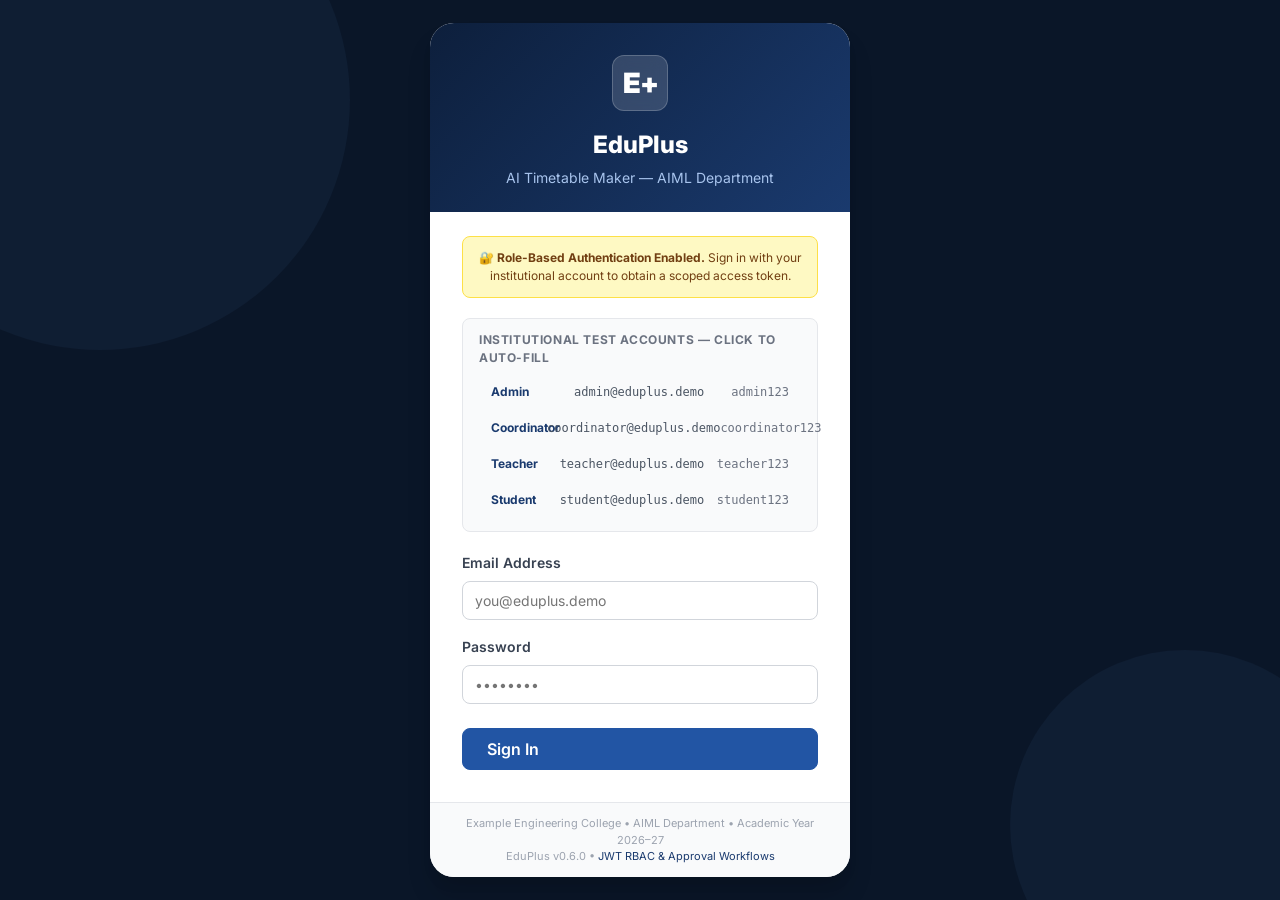
<file: index.html>
<!DOCTYPE html>
<html lang="en">
<head>
  <meta charset="UTF-8" />
  <meta name="viewport" content="width=device-width, initial-scale=1.0" />
  <title>EduPlus — AI Timetable Maker | Login</title>
  <meta name="description" content="EduPlus AI Timetable Maker — Sign in to the college timetable management system for AIML Department." />
  <link rel="preconnect" href="https://fonts.googleapis.com" />
  <link rel="preconnect" href="https://fonts.gstatic.com" crossorigin />
  <link href="https://fonts.googleapis.com/css2?family=Inter:wght@400;500;600;700;800&display=swap" rel="stylesheet" />
  <link rel="stylesheet" href="src/css/style.css" />
</head>
<body>

<!-- LOGIN PAGE -->
<main class="login-page" role="main" id="login-page">
  <!-- Background decorative shapes -->
  <div class="login-bg-shape" style="width:500px;height:500px;top:-150px;left:-150px;"></div>
  <div class="login-bg-shape" style="width:350px;height:350px;bottom:-100px;right:-80px;"></div>

  <div class="login-card" role="dialog" aria-label="Sign in to EduPlus">
    <!-- Card header -->
    <div class="login-header">
      <div class="login-logo" aria-hidden="true">E+</div>
      <h1 class="login-title">EduPlus</h1>
      <p class="login-subtitle">AI Timetable Maker &mdash; AIML Department</p>
    </div>

    <!-- Card body -->
    <div class="login-body">
      <!-- Session status alert (expired / unauthorized) -->
      <div id="session-alert" class="alert alert-warning hidden" role="alert" style="margin-bottom: 16px;">
        <span class="alert-icon">⚠</span>
        <span id="session-alert-text"></span>
      </div>

      <!-- Auth backend indicator -->
      <div class="login-proto-notice" role="note" id="auth-mode-notice" aria-label="Authentication mode">
        🔐 <strong>Role-Based Authentication Enabled.</strong> Sign in with your institutional account to obtain a scoped access token.
      </div>

      <!-- Demo credential quick-fill -->
      <div class="demo-creds" id="demo-creds-panel">
        <div class="demo-creds-title">Institutional Test Accounts — click to auto-fill</div>
        <div class="demo-cred-row" id="fill-admin" role="button" tabindex="0" aria-label="Auto-fill Admin credentials" onclick="fillCredentials('admin@eduplus.demo','admin123')">
          <span class="demo-cred-role">Admin</span>
          <span class="demo-cred-email">admin@eduplus.demo</span>
          <span class="demo-cred-pass">admin123</span>
        </div>
        <div class="demo-cred-row" id="fill-coordinator" role="button" tabindex="0" aria-label="Auto-fill Coordinator credentials" onclick="fillCredentials('coordinator@eduplus.demo','coordinator123')">
          <span class="demo-cred-role">Coordinator</span>
          <span class="demo-cred-email">coordinator@eduplus.demo</span>
          <span class="demo-cred-pass">coordinator123</span>
        </div>
        <div class="demo-cred-row" id="fill-teacher" role="button" tabindex="0" aria-label="Auto-fill Teacher credentials" onclick="fillCredentials('teacher@eduplus.demo','teacher123')">
          <span class="demo-cred-role">Teacher</span>
          <span class="demo-cred-email">teacher@eduplus.demo</span>
          <span class="demo-cred-pass">teacher123</span>
        </div>
        <div class="demo-cred-row" id="fill-student" role="button" tabindex="0" aria-label="Auto-fill Student credentials" onclick="fillCredentials('student@eduplus.demo','student123')">
          <span class="demo-cred-role">Student</span>
          <span class="demo-cred-email">student@eduplus.demo</span>
          <span class="demo-cred-pass">student123</span>
        </div>
      </div>

      <!-- Login form -->
      <form id="login-form" novalidate>
        <div class="form-group" style="margin-bottom: 16px;">
          <label class="form-label" for="email-input">Email Address</label>
          <input
            class="form-input"
            type="email"
            id="email-input"
            name="email"
            placeholder="you@eduplus.demo"
            autocomplete="username"
            required
            aria-describedby="email-error"
          />
          <span class="form-error hidden" id="email-error" aria-live="polite"></span>
        </div>

        <div class="form-group" style="margin-bottom: 24px;">
          <label class="form-label" for="password-input">Password</label>
          <input
            class="form-input"
            type="password"
            id="password-input"
            name="password"
            placeholder="••••••••"
            autocomplete="current-password"
            required
            aria-describedby="password-error"
          />
          <span class="form-error hidden" id="password-error" aria-live="polite"></span>
        </div>

        <div id="login-error" class="alert alert-error hidden" role="alert" style="margin-bottom: 16px;">
          <span class="alert-icon">✕</span>
          <span id="login-error-text">Invalid email or password.</span>
        </div>

        <button class="btn btn-primary btn-lg w-full" type="submit" id="login-btn">
          <span id="login-btn-text">Sign In</span>
          <span id="login-btn-spinner" class="spinner hidden">⟳</span>
        </button>
      </form>
    </div>

    <!-- Card footer -->
    <div class="card-footer" style="text-align: center; padding: 12px 32px;">
      <p style="font-size: 11px; color: var(--gray-400); line-height: 1.5;">
        Example Engineering College &bull; AIML Department &bull; Academic Year 2026–27<br />
        EduPlus v0.6.0 &bull; <span style="color: var(--brand-600);">JWT RBAC &amp; Approval Workflows</span>
      </p>
    </div>
  </div>
</main>

<!-- Toast container -->
<div class="toast-container" id="toast-container" aria-live="polite" aria-atomic="true"></div>

<!-- Scripts -->
<script src="src/data/mockData.js"></script>
<script src="src/js/api.js"></script>
<script>
"use strict";

const ROLE_ROUTES = {
  admin:       'admin.html',
  coordinator: 'admin.html',
  teacher:     'teacher.html',
  student:     'student.html',
};

// ─── SESSION STATUS BANNER (EXPIRED / UNAUTHORIZED) ───────────────────────────
(function showRedirectReason() {
  const params = new URLSearchParams(window.location.search);
  const reason = params.get('reason');
  const alertEl = document.getElementById('session-alert');
  const textEl  = document.getElementById('session-alert-text');
  if (!reason || !alertEl || !textEl) return;

  if (reason === 'session_expired') {
    textEl.textContent = 'Your session has expired or been signed out. Please sign in again.';
    alertEl.classList.remove('hidden');
  } else if (reason === 'unauthorized') {
    textEl.textContent = 'Access denied: your account does not have permission to view that workspace.';
    alertEl.classList.remove('hidden');
  }
})();

// ─── CREDENTIAL AUTO-FILL ─────────────────────────────────────────────────────
function fillCredentials(email, password) {
  document.getElementById('email-input').value = email;
  document.getElementById('password-input').value = password;
  document.getElementById('email-input').dispatchEvent(new Event('input'));
  document.getElementById('password-input').dispatchEvent(new Event('input'));
}

document.querySelectorAll('.demo-cred-row').forEach(row => {
  row.addEventListener('keypress', e => {
    if (e.key === 'Enter' || e.key === ' ') row.click();
  });
});

// ─── TOAST ───────────────────────────────────────────────────────────────────
function showToast(message, type = 'info') {
  const container = document.getElementById('toast-container');
  const toast = document.createElement('div');
  toast.className = `toast toast-${type}`;
  toast.setAttribute('role', 'alert');
  const icons = { success: '✓', error: '✕', info: 'ℹ', warning: '⚠' };
  toast.innerHTML = `<span>${icons[type] || 'ℹ'}</span><span>${message}</span>`;
  container.appendChild(toast);
  requestAnimationFrame(() => toast.classList.add('show'));
  setTimeout(() => {
    toast.classList.remove('show');
    setTimeout(() => toast.remove(), 350);
  }, 3500);
}

// ─── LOGIN FORM SUBMISSION (REAL BACKEND JWT + OFFLINE FALLBACK) ──────────────
const loginForm = document.getElementById('login-form');

loginForm.addEventListener('submit', async function (e) {
  e.preventDefault();
  clearErrors();

  const email    = document.getElementById('email-input').value.trim();
  const password = document.getElementById('password-input').value;
  let valid = true;

  if (!email) {
    showFieldError('email-error', 'Email address is required.');
    valid = false;
  } else if (!email.includes('@')) {
    showFieldError('email-error', 'Enter a valid email address.');
    valid = false;
  }
  if (!password) {
    showFieldError('password-error', 'Password is required.');
    valid = false;
  }
  if (!valid) return;

  setLoading(true);
  try {
    const isLive = window.EduPlusAPI ? await window.EduPlusAPI.isBackendLive() : false;

    if (isLive) {
      const authData = await window.EduPlusAPI.login(email, password);
      const user = authData.user;
      const displayName = user.full_name || user.email;
      showToast(`Welcome, ${displayName}! Redirecting…`, 'success');
      setTimeout(() => {
        window.location.href = ROLE_ROUTES[user.role] || 'index.html';
      }, 500);
      return;
    }

    // Offline prototype demo fallback ONLY when backend is unreachable
    const mockUsers = (window.EduPlusData && window.EduPlusData.DEMO_USERS) || [];
    const fallbackUser = mockUsers.find(u => u.email === email && u.password === password);
    if (!fallbackUser) {
      document.getElementById('login-error').classList.remove('hidden');
      document.getElementById('login-error-text').textContent =
        'Backend is offline and credentials do not match demo fallback accounts.';
      return;
    }
    sessionStorage.setItem('eduplus_user', JSON.stringify(fallbackUser));
    showToast(`Offline Demo Mode: Welcome, ${fallbackUser.name}!`, 'warning');
    setTimeout(() => {
      window.location.href = ROLE_ROUTES[fallbackUser.role] || 'index.html';
    }, 500);
  } catch (err) {
    document.getElementById('login-error').classList.remove('hidden');
    document.getElementById('login-error-text').textContent =
      err.message || 'Invalid email or password.';
  } finally {
    setLoading(false);
  }
});

function showFieldError(id, msg) {
  const el = document.getElementById(id);
  el.textContent = msg;
  el.classList.remove('hidden');
}
function clearErrors() {
  ['email-error', 'password-error', 'login-error'].forEach(id => {
    const el = document.getElementById(id);
    if (el) { el.classList.add('hidden'); el.textContent = ''; }
  });
}
function setLoading(loading) {
  const btn     = document.getElementById('login-btn');
  const btnText = document.getElementById('login-btn-text');
  const spinner = document.getElementById('login-btn-spinner');
  btn.disabled = loading;
  btnText.textContent = loading ? 'Signing in…' : 'Sign In';
  spinner.classList.toggle('hidden', !loading);
}

// ─── REDIRECT IF ALREADY AUTHENTICATED ────────────────────────────────────────
(async function checkExistingSession() {
  const params = new URLSearchParams(window.location.search);
  if (params.get('reason')) return; // Do not auto-redirect away from alert banner

  const existingUser = sessionStorage.getItem('eduplus_user');
  const existingToken = sessionStorage.getItem('eduplus_token');
  if (!existingUser) return;

  try {
    const u = JSON.parse(existingUser);
    if (existingToken && window.EduPlusAPI) {
      const isLive = await window.EduPlusAPI.isBackendLive();
      if (isLive) {
        const me = await window.EduPlusAPI.getMe();
        window.EduPlusAPI.setStoredAuth(existingToken, me);
        if (ROLE_ROUTES[me.role]) window.location.href = ROLE_ROUTES[me.role];
        return;
      }
    }
    if (ROLE_ROUTES[u.role]) window.location.href = ROLE_ROUTES[u.role];
  } catch (_) {
    if (window.EduPlusAPI) window.EduPlusAPI.clearStoredAuth();
  }
})();
</script>
</body>
</html>
</file>
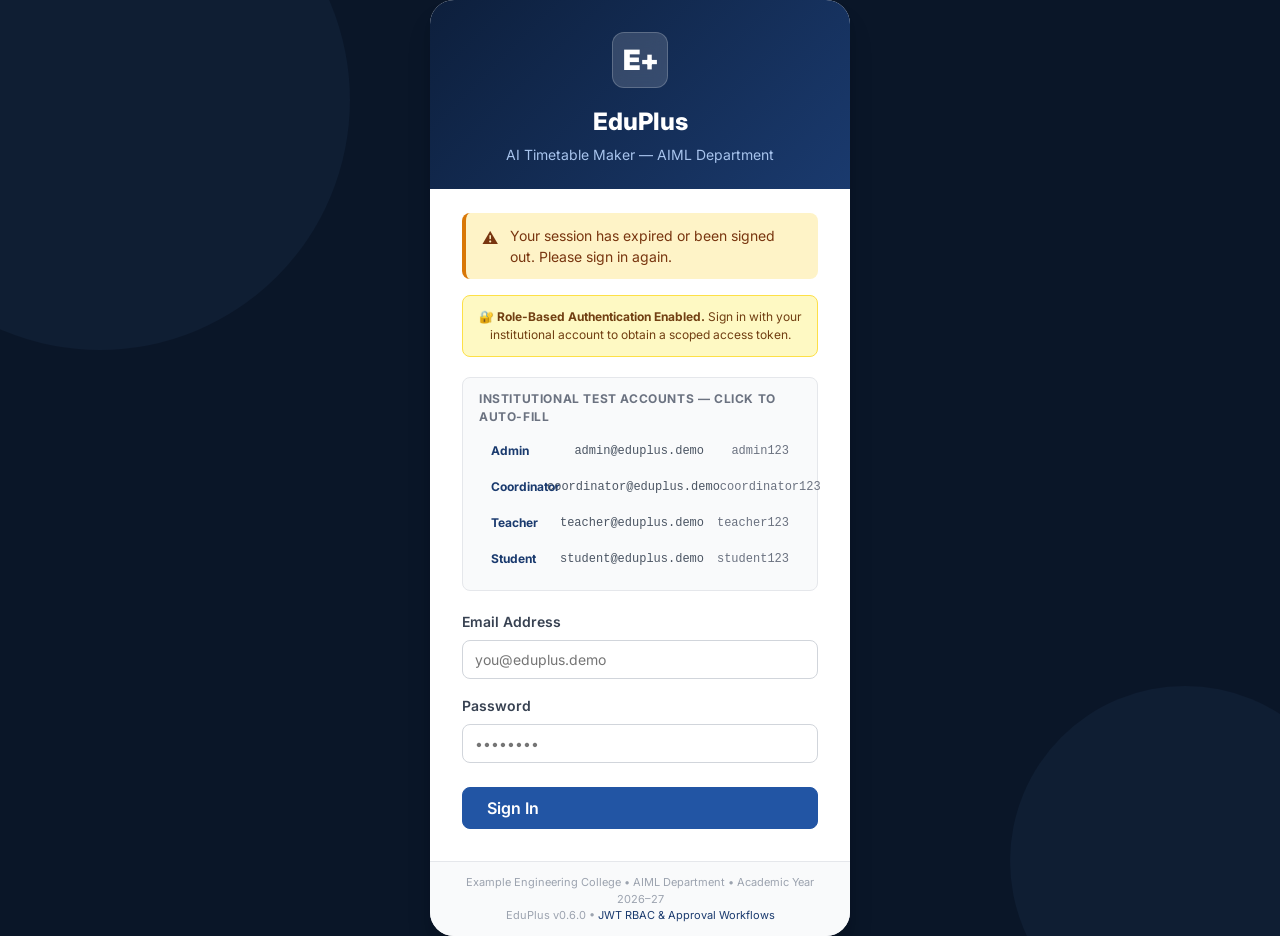
<file: admin.html>
<!DOCTYPE html>
<html lang="en">
<head>
  <meta charset="UTF-8" />
  <meta name="viewport" content="width=device-width, initial-scale=1.0" />
  <title>EduPlus — Admin Dashboard | AIML Department</title>
  <meta name="description" content="EduPlus Admin Dashboard — Manage timetables, view conflicts, and configure scheduling rules for AIML Department." />
  <link rel="preconnect" href="https://fonts.googleapis.com" />
  <link rel="preconnect" href="https://fonts.gstatic.com" crossorigin />
  <link href="https://fonts.googleapis.com/css2?family=Inter:wght@400;500;600;700;800&family=JetBrains+Mono:wght@400;600&display=swap" rel="stylesheet" />
  <link rel="stylesheet" href="src/css/style.css" />
</head>
<body>

<div class="app-layout">

  <!-- ─── SIDEBAR ─────────────────────────────────────────────────────────── -->
  <aside class="sidebar" role="navigation" aria-label="Admin navigation">
    <div class="sidebar-logo">
      <div class="sidebar-logo-icon" aria-hidden="true">E+</div>
      <div class="sidebar-logo-text">
        <div class="sidebar-logo-name">EduPlus</div>
        <div class="sidebar-logo-sub">AI Timetable Maker</div>
      </div>
    </div>

    <nav class="sidebar-nav">
      <div class="nav-section-label">Overview</div>
      <div class="nav-item active" id="nav-overview" onclick="showPanel('overview')" role="button" tabindex="0">
        <span class="nav-item-icon">⊞</span> Dashboard
      </div>

      <div class="nav-section-label">Timetable</div>
      <div class="nav-item" id="nav-timetable" onclick="showPanel('timetable')" role="button" tabindex="0">
        <span class="nav-item-icon">📅</span> Timetable Grid
      </div>
      <div class="nav-item" id="nav-generate" onclick="showPanel('generate')" role="button" tabindex="0">
        <span class="nav-item-icon">⚙</span> Generate &amp; Validate
      </div>
      <div class="nav-item" id="nav-conflicts" onclick="showPanel('conflicts')" role="button" tabindex="0">
        <span class="nav-item-icon">⚠</span> Conflicts
        <span class="nav-item-badge" id="conflict-count-badge">0</span>
      </div>
      <div class="nav-item" id="nav-compare" onclick="showPanel('compare')" role="button" tabindex="0">
        <span class="nav-item-icon">⚖</span> Version Comparison
      </div>

      <div class="nav-section-label">Academic Data</div>
      <div class="nav-item" id="nav-teachers" onclick="showPanel('teachers')" role="button" tabindex="0">
        <span class="nav-item-icon">👤</span> Teachers
      </div>
      <div class="nav-item" id="nav-rooms" onclick="showPanel('rooms')" role="button" tabindex="0">
        <span class="nav-item-icon">🏛</span> Rooms &amp; Labs
      </div>

      <div class="nav-section-label">Requests</div>
      <div class="nav-item" id="nav-requests" onclick="showPanel('requests')" role="button" tabindex="0">
        <span class="nav-item-icon">📬</span> Request Inbox
        <span class="nav-item-badge" id="request-count-badge">2</span>
      </div>

      <div id="nav-admin-section">
        <div class="nav-section-label">Administration</div>
        <div class="nav-item" id="nav-users" onclick="showPanel('users')" role="button" tabindex="0">
          <span class="nav-item-icon">🔐</span> Users &amp; Roles
        </div>
        <div class="nav-item" id="nav-audit" onclick="showPanel('audit')" role="button" tabindex="0">
          <span class="nav-item-icon">📜</span> Audit Logs
        </div>
      </div>
    </nav>

    <div class="sidebar-footer">
      <div class="sidebar-user">
        <div class="sidebar-avatar" id="sidebar-avatar" aria-hidden="true">PS</div>
        <div>
          <div class="sidebar-user-name" id="sidebar-username">Dr. Priya Sharma</div>
          <div class="sidebar-user-role" id="sidebar-role-label">Administrator</div>
        </div>
      </div>
      <button class="sidebar-signout" id="signout-btn" onclick="signOut()" aria-label="Sign out">
        <span>↩</span> Sign out
      </button>
    </div>
  </aside>

  <!-- ─── MAIN CONTENT ────────────────────────────────────────────────────── -->
  <div class="main-content">

    <!-- Topbar -->
    <header class="topbar" role="banner">
      <div>
        <div class="topbar-title" id="topbar-title">Dashboard</div>
        <div class="topbar-subtitle">AIML Department · Example Engineering College · 2026–27</div>
      </div>
      <div class="topbar-actions">
        <span class="badge badge-live" id="backend-status-badge">● Live Backend (FastAPI + CP-SAT)</span>
        <span class="status-pill status-published" id="topbar-tt-pill"><span class="status-dot"></span> <span id="topbar-tt-label">Timetable v1</span></span>
      </div>
    </header>

    <!-- Page content panels -->
    <div class="page-content">

      <!-- Backend connection banner -->
      <div class="proto-banner" id="backend-connection-banner" role="note" aria-label="System status">
        <span style="font-size:18px" id="connection-banner-icon">⚡</span>
        <div id="connection-banner-text">
          <strong>Live Backend Operational:</strong> FastAPI backend and Google OR-Tools CP-SAT scheduling engine are connected on PostgreSQL (Port 5433).
        </div>
      </div>

      <!-- ═══════════════════════════════════════════════════════════════════ -->
      <!-- PANEL: OVERVIEW / DASHBOARD                                         -->
      <!-- ═══════════════════════════════════════════════════════════════════ -->
      <section id="panel-overview" class="panel active" aria-label="Dashboard overview">
        <div class="section-header">
          <div>
            <h1 class="section-title">Department Overview</h1>
            <p class="section-desc">AIML Department — Academic Year 2026–27, Semester 5</p>
          </div>
        </div>

        <!-- Stat cards -->
        <div class="grid grid-cols-4" id="stat-cards" style="margin-bottom: var(--sp-6);">
          <div class="stat-card">
            <div class="stat-icon stat-icon-blue" aria-hidden="true">🏛</div>
            <div>
              <div class="stat-value" id="stat-divisions">10</div>
              <div class="stat-label">Divisions</div>
            </div>
          </div>
          <div class="stat-card">
            <div class="stat-icon stat-icon-purple" aria-hidden="true">👤</div>
            <div>
              <div class="stat-value" id="stat-teachers">12</div>
              <div class="stat-label">Teachers</div>
            </div>
          </div>
          <div class="stat-card">
            <div class="stat-icon stat-icon-green" aria-hidden="true">🏛</div>
            <div>
              <div class="stat-value" id="stat-rooms">18</div>
              <div class="stat-label">Rooms &amp; Labs</div>
            </div>
          </div>
          <div class="stat-card">
            <div class="stat-icon stat-icon-amber" aria-hidden="true">📬</div>
            <div>
              <div class="stat-value" id="stat-requests">2</div>
              <div class="stat-label">Pending Requests</div>
            </div>
          </div>
        </div>

        <!-- Two-column layout -->
        <div class="grid grid-content">
          <!-- Left: Published timetable summary -->
          <div>
            <div class="card" style="margin-bottom: var(--sp-5);">
              <div class="card-header">
                <div>
                  <div class="card-title">Published Timetable Status</div>
                  <div class="card-subtitle">Timetable v1 — Year 3, Division A</div>
                </div>
                <span class="status-pill status-published"><span class="status-dot"></span> Published</span>
              </div>
              <div class="card-body">
                <div class="alert alert-info" role="note" style="margin-bottom: var(--sp-4);">
                  <span class="alert-icon">ℹ</span>
                  <span>
                    <strong>Mock data:</strong> The timetable below was hand-crafted for this demo. 
                    It was not produced by the CP-SAT constraint solver.
                  </span>
                </div>

                <div style="display:grid; grid-template-columns: repeat(2, 1fr); gap: 12px;">
                  <div style="background:var(--gray-50); border-radius: var(--radius-md); padding: 12px;">
                    <div class="text-xs text-muted" style="margin-bottom: 4px;">Total Sessions (Week)</div>
                    <div style="font-size: var(--text-xl); font-weight: 700;" id="overview-sessions">27</div>
                  </div>
                  <div style="background:var(--gray-50); border-radius: var(--radius-md); padding: 12px;">
                    <div class="text-xs text-muted" style="margin-bottom: 4px;">Published On</div>
                    <div style="font-size: var(--text-sm); font-weight: 600;">18 Oct 2026</div>
                  </div>
                  <div style="background:var(--gray-50); border-radius: var(--radius-md); padding: 12px;">
                    <div class="text-xs text-muted" style="margin-bottom: 4px;">Validation Status</div>
                    <div><span class="badge badge-success">✓ Passed</span></div>
                  </div>
                  <div style="background:var(--gray-50); border-radius: var(--radius-md); padding: 12px;">
                    <div class="text-xs text-muted" style="margin-bottom: 4px;">Published By</div>
                    <div style="font-size: var(--text-sm); font-weight: 600;">Dr. Priya Sharma</div>
                  </div>
                </div>
              </div>
              <div class="card-footer">
                <button class="btn btn-primary btn-sm" onclick="showPanel('timetable')">View Timetable Grid →</button>
              </div>
            </div>

            <!-- Quick actions -->
            <div class="card">
              <div class="card-header">
                <div class="card-title">Quick Actions</div>
              </div>
              <div class="card-body" style="display: flex; flex-direction: column; gap: var(--sp-3);">
                <button class="btn btn-generate w-full" onclick="showPanel('generate')" id="btn-quick-generate">
                  ⚙ Generate New Timetable
                </button>
                <button class="btn btn-secondary w-full" onclick="showPanel('conflicts')">⚠ View Conflict Report (3 issues)</button>
                <button class="btn btn-secondary w-full" onclick="showPanel('requests')">📬 Review Teacher Requests (2 pending)</button>
              </div>
            </div>
          </div>

          <!-- Right: Policy summary -->
          <div>
            <div class="card" style="margin-bottom: var(--sp-5);">
              <div class="card-header">
                <div class="card-title">Scheduling Policy Summary</div>
                <span class="badge badge-neutral">Provisional</span>
              </div>
              <div class="card-body">
                <div style="font-size: var(--text-xs); color: var(--gray-500); margin-bottom: var(--sp-3);">
                  Defaults per specification — to be confirmed with institution
                </div>
                <table style="font-size: var(--text-xs);">
                  <tbody>
                    <tr><td style="padding:6px 8px; color: var(--gray-500);">Working days</td><td style="padding:6px 8px; font-weight:600;">Mon–Fri</td></tr>
                    <tr><td style="padding:6px 8px; color: var(--gray-500);">Working hours</td><td style="padding:6px 8px; font-weight:600;">08:00–18:00</td></tr>
                    <tr><td style="padding:6px 8px; color: var(--gray-500);">Lunch window</td><td style="padding:6px 8px; font-weight:600;">12:00–15:00 (configurable per division)</td></tr>
                    <tr><td style="padding:6px 8px; color: var(--gray-500);">Div 3A lunch slot</td><td style="padding:6px 8px; font-weight:600;">13:00–14:00</td></tr>
                    <tr><td style="padding:6px 8px; color: var(--gray-500);">Max student hours/day</td><td style="padding:6px 8px; font-weight:600;">6 hours</td></tr>
                    <tr><td style="padding:6px 8px; color: var(--gray-500);">Max teacher hours/day</td><td style="padding:6px 8px; font-weight:600;">5 hours</td></tr>
                    <tr><td style="padding:6px 8px; color: var(--gray-500);">Max consecutive teaching</td><td style="padding:6px 8px; font-weight:600;">3 hours</td></tr>
                    <tr><td style="padding:6px 8px; color: var(--gray-500);">Lab session duration</td><td style="padding:6px 8px; font-weight:600;">2 consecutive hours</td></tr>
                    <tr><td style="padding:6px 8px; color: var(--gray-500);">Lab batches per division</td><td style="padding:6px 8px; font-weight:600;">3 (B1, B2, B3)</td></tr>
                    <tr><td style="padding:6px 8px; color: var(--gray-500);">Solver</td><td style="padding:6px 8px; font-weight:600;">CP-SAT (planned, not yet built)</td></tr>
                  </tbody>
                </table>
              </div>
            </div>

            <!-- Elective groups -->
            <div class="card">
              <div class="card-header">
                <div class="card-title">Elective Enrollment Groups</div>
                <span class="badge badge-info">Year 3 – Div A</span>
              </div>
              <div class="card-body" style="display: flex; flex-direction: column; gap: var(--sp-3);">
                <div id="elective-groups-list"></div>
                <div class="alert alert-warning" role="note">
                  <span class="alert-icon">⚠</span>
                  <span><strong>EG_CV ↔ EG_NLP:</strong> These groups share students (E20–E28) and <strong>cannot run simultaneously</strong>. EG_ROBO has no overlap and may run parallel to either.</span>
                </div>
              </div>
            </div>
          </div>
        </div>
      </section>

      <!-- ═══════════════════════════════════════════════════════════════════ -->
      <!-- PANEL: TIMETABLE GRID                                               -->
      <!-- ═══════════════════════════════════════════════════════════════════ -->
      <section id="panel-timetable" class="panel hidden" aria-label="Timetable grid">
        <div class="section-header">
          <div>
            <h1 class="section-title">Timetable Grid</h1>
            <p class="section-desc" id="grid-subtitle">Weekly timetable — Year 3, Division A (Semester 5)</p>
          </div>
          <div style="display:flex; gap: var(--sp-3); align-items: center;">
            <span class="status-pill status-published" id="grid-status-pill"><span class="status-dot"></span> <span id="grid-status-text">Published — v1</span></span>
            <span class="badge badge-live" id="grid-source-badge">Live DB Version</span>
            <button class="btn btn-secondary btn-sm" id="btn-revalidate-current" onclick="revalidateActiveVersion()">⚙ Validate Version</button>
          </div>
        </div>

        <!-- Filter bar -->
        <div class="filter-bar" id="filter-bar" role="search" aria-label="Timetable filters">
          <span class="filter-label" style="font-weight:700;">Version:</span>
          <select class="filter-select" id="filter-version" aria-label="Select Timetable Version" style="font-weight:600; min-width:200px;" onchange="onVersionSelected(this.value)">
            <!-- Populated dynamically -->
          </select>
          <span class="filter-label">Filter:</span>
          <select class="filter-select" id="filter-year" aria-label="Filter by year" onchange="applyFilters()">
            <option value="3">Year 3</option>
            <option value="1">Year 1</option>
            <option value="2">Year 2</option>
            <option value="4">Year 4</option>
          </select>
          <select class="filter-select" id="filter-division" aria-label="Filter by division" onchange="applyFilters()">
            <option value="A">Division A</option>
            <option value="B">Division B</option>
          </select>
          <select class="filter-select" id="filter-teacher" aria-label="Filter by teacher" onchange="applyFilters()">
            <option value="">All Teachers</option>
          </select>
          <select class="filter-select" id="filter-room" aria-label="Filter by room" onchange="applyFilters()">
            <option value="">All Rooms</option>
          </select>
          <button class="btn btn-ghost btn-sm" onclick="resetFilters()">✕ Reset</button>
        </div>

        <!-- Legend -->
        <div class="legend" role="note" aria-label="Session type legend">
          <div class="legend-item"><div class="legend-dot" style="background:#3b82f6"></div>Lecture</div>
          <div class="legend-item"><div class="legend-dot" style="background:#ec4899"></div>Tutorial</div>
          <div class="legend-item"><div class="legend-dot" style="background:#10b981"></div>Lab Practical</div>
          <div class="legend-item"><div class="legend-dot" style="background:#8b5cf6"></div>Elective</div>
          <div class="legend-item"><div class="legend-dot" style="background:#e5e7eb"></div>Lunch</div>
          <div class="legend-item"><div class="legend-dot" style="background:#ef4444; border: 2px solid #ef4444;"></div>Conflict</div>
        </div>

        <!-- Filter result notice -->
        <div class="alert alert-info hidden" id="filter-notice" role="note" style="margin-bottom: 12px;">
          <span class="alert-icon">ℹ</span>
          <span id="filter-notice-text">Showing filtered sessions.</span>
        </div>

        <!-- Timetable grid -->
        <div class="card" style="padding: var(--sp-4);">
          <div class="tt-wrapper">
            <div class="tt-grid" id="tt-grid" role="table" aria-label="Weekly timetable grid">
              <!-- Populated by JS -->
            </div>
          </div>
        </div>

        <!-- View mode notice -->
        <div class="alert alert-info" role="note" style="margin-top: var(--sp-4);">
          <span class="alert-icon">ℹ</span>
          <span>
            Click any session cell to see details. Labs are shown as 2-hour blocks.
            Lunch slot (13:00–14:00) is reserved for Div 3A per division lunch policy.
            <strong>This timetable is mock data — not generated by the CP-SAT solver.</strong>
          </span>
        </div>
      </section>

      <!-- ═══════════════════════════════════════════════════════════════════ -->
      <!-- PANEL: GENERATE & VALIDATE                                          -->
      <!-- ═══════════════════════════════════════════════════════════════════ -->
      <section id="panel-generate" class="panel hidden" aria-label="Generate and validate timetable">
        <div class="section-header">
          <div>
            <h1 class="section-title">Generate &amp; Validate</h1>
            <p class="section-desc">Timetable generation and candidate review</p>
          </div>
        </div>

        <!-- Solver status notice -->
        <div class="alert alert-info" id="solver-notice-banner" role="alert" style="margin-bottom: var(--sp-5);">
          <span class="alert-icon">⚡</span>
          <div>
            <strong>Google OR-Tools CP-SAT Scheduling Engine Connected.</strong>
            Configure the parameters below and generate an optimal, multi-constraint timetable persisted directly to PostgreSQL.
          </div>
        </div>

        <div class="grid grid-content">
          <!-- Left: controls -->
          <div>
            <!-- Phase 5: AI Scheduling Assistant -->
            <div class="card" style="margin-bottom: var(--sp-5); border: 1px solid var(--brand-200); box-shadow: 0 2px 8px rgba(29, 78, 216, 0.06);">
              <div class="card-header" style="background: linear-gradient(180deg, #f8faff 0%, #ffffff 100%);">
                <div>
                  <div class="card-title" style="display: flex; align-items: center; gap: 8px;">
                    <span>✨ AI Scheduling Assistant</span>
                    <span class="badge badge-brand" id="ai-status-badge">Checking...</span>
                  </div>
                  <div class="card-subtitle">Natural-language constraint extraction &amp; solver guidance</div>
                </div>
              </div>
              <div class="card-body" style="display: flex; flex-direction: column; gap: var(--sp-3);">
                <div class="form-group">
                  <label class="form-label" for="ai-prompt-input" style="display: flex; justify-content: space-between;">
                    <span>Coordinator Instruction</span>
                    <span style="font-size: var(--text-xs); color: var(--gray-500); font-weight: normal;">English NLP grounded against DB</span>
                  </label>
                  <textarea
                    class="form-input"
                    id="ai-prompt-input"
                    rows="3"
                    style="resize: vertical; font-size: var(--text-sm); line-height: 1.4;"
                    placeholder="e.g., Give Dr. Priya Sharma no classes after 2 PM and avoid scheduling practicals on Monday"
                  ></textarea>
                </div>

                <!-- Sample prompt chips -->
                <div>
                  <div style="font-size: var(--text-xs); color: var(--gray-600); font-weight: 600; margin-bottom: 6px;">
                    Suggested Institutional Prompts:
                  </div>
                  <div style="display: flex; flex-wrap: wrap; gap: 6px;" id="ai-prompt-chips">
                    <button type="button" class="badge badge-neutral" style="cursor: pointer; padding: 4px 8px; border: 1px solid var(--gray-300);" onclick="setAIPrompt('Give Dr. Priya Sharma no classes after 2 PM')">
                      🕒 Dr. Priya: No classes after 2 PM
                    </button>
                    <button type="button" class="badge badge-neutral" style="cursor: pointer; padding: 4px 8px; border: 1px solid var(--gray-300);" onclick="setAIPrompt('Avoid scheduling practicals on Monday')">
                      🔬 Avoid Practicals on Monday
                    </button>
                    <button type="button" class="badge badge-neutral" style="cursor: pointer; padding: 4px 8px; border: 1px solid var(--gray-300);" onclick="setAIPrompt('Prefer morning slots and minimize idle gaps between lectures')">
                      🌅 Morning Slots &amp; Fewer Gaps
                    </button>
                    <button type="button" class="badge badge-neutral" style="cursor: pointer; padding: 4px 8px; border: 1px solid var(--gray-300);" onclick="setAIPrompt('Limit teaching load to maximum 2 consecutive lectures')">
                      ⏱ Limit Consecutive Lectures
                    </button>
                  </div>
                </div>

                <div style="display: flex; gap: var(--sp-2); margin-top: 4px;">
                  <button
                    type="button"
                    class="btn btn-primary"
                    id="btn-ai-interpret"
                    onclick="interpretAIPrompt()"
                    style="flex: 1;"
                  >
                    <span>✨ Interpret with AI</span>
                  </button>
                  <button
                    type="button"
                    class="btn btn-secondary"
                    onclick="clearAIPrompt()"
                  >
                    Clear
                  </button>
                </div>

                <!-- Interpretation Preview & Confirmation Area -->
                <div id="ai-preview-container" style="display: none; margin-top: var(--sp-2);">
                  <!-- Dynamically populated -->
                </div>
              </div>
            </div>

            <!-- Solver parameters -->
            <div class="card" style="margin-bottom: var(--sp-5);">
              <div class="card-header">
                <div class="card-title">Generation Parameters</div>
                <span class="badge badge-live">CP-SAT Engine</span>
              </div>
              <div class="card-body" style="display: flex; flex-direction: column; gap: var(--sp-4);">
                <div class="form-group">
                  <label class="form-label" for="param-department">Department</label>
                  <select class="form-select" id="param-department"></select>
                </div>
                <div class="form-group">
                  <label class="form-label" for="param-year">Academic Year</label>
                  <select class="form-select" id="param-year"></select>
                </div>
                <div class="form-group">
                  <label class="form-label" for="param-label">Version Label</label>
                  <input class="form-input" id="param-label" type="text" value="AY2026-27 Sem 5 - Automated Candidate" />
                </div>
                <div class="form-group">
                  <label class="form-label" for="param-timeout">Solver Time Limit (seconds)</label>
                  <input class="form-input" id="param-timeout" type="number" value="30" min="5" max="300" />
                </div>
                <div style="display:flex; align-items:center; gap: 8px;">
                  <input type="checkbox" id="param-check-soft" checked />
                  <label for="param-check-soft" style="font-size: var(--text-sm); font-weight:600; cursor:pointer;">Optimize Soft Constraints (Compactness &amp; Preferences)</label>
                </div>
                <div style="margin-top: var(--sp-2);">
                  <button
                    class="btn btn-generate w-full"
                    id="btn-generate-new"
                    onclick="triggerRealGeneration()"
                    aria-label="Generate timetable using CP-SAT"
                  >
                    <span id="gen-btn-icon">⚙</span>
                    <span id="gen-btn-text">Generate New Timetable</span>
                  </button>
                  <p class="form-hint" style="margin-top: 8px; text-align: center;">
                    ⚡ Runs CP-SAT solver and executes independent validation rules A01–C02.
                  </p>
                </div>
              </div>
            </div>

            <!-- Candidate selection -->
            <div class="card">
              <div class="card-header">
                <div class="card-title">Available Versions &amp; Candidates</div>
                <span class="badge badge-brand" id="version-count-badge">0 saved</span>
              </div>
              <div class="card-body" id="candidates-container" style="display: flex; flex-direction: column; gap: var(--sp-3); max-height: 380px; overflow-y: auto;">
                <!-- Populated dynamically from API -->
              </div>
            </div>
          </div>

          <!-- Right: validation results -->
          <div>
            <div class="card" style="margin-bottom: var(--sp-5);">
              <div class="card-header">
                <div>
                  <div class="card-title">Solver Diagnostics &amp; Validation</div>
                  <div class="card-subtitle" id="validation-subtitle">Select or generate a candidate</div>
                </div>
                <div id="validation-status-chip"></div>
              </div>
              <div class="card-body" id="validation-body">
                <!-- Populated by JS -->
              </div>
            </div>

            <!-- AI Grounded Explanation -->
            <div class="card" id="ai-explanation-card" style="margin-bottom: var(--sp-5); border: 1px solid var(--brand-200); display: none;">
              <div class="card-header" style="background: linear-gradient(180deg, #f8faff 0%, #ffffff 100%); display: flex; justify-content: space-between; align-items: center;">
                <div class="card-title" style="display: flex; align-items: center; gap: 8px;">
                  <span>💡 AI Schedule Analysis &amp; Insights</span>
                </div>
                <span class="badge badge-brand">Grounded</span>
              </div>
              <div class="card-body" id="ai-explanation-body">
                <!-- Populated by JS -->
              </div>
            </div>

            <!-- AI Explanation Trigger Button -->
            <div style="margin-bottom: var(--sp-4);">
              <button
                class="btn btn-secondary w-full"
                id="btn-ai-explain-results"
                onclick="explainActiveCandidate()"
                style="display: flex; align-items: center; justify-content: center; gap: 8px;"
              >
                <span>💡 Explain Solution &amp; Violations with AI</span>
              </button>
            </div>

            <!-- Publish gate -->
            <div id="publish-gate-panel"></div>

            <!-- Phase 6: Controlled Approval & Publication Workflow -->
            <div class="card" id="approval-workflow-card" style="margin-top: var(--sp-4); border: 1px solid var(--gray-200);">
              <div class="card-header">
                <div class="card-title">Approval &amp; Publication Workflow</div>
                <span class="badge badge-brand" id="approval-stage-badge">Select a version</span>
              </div>
              <div class="card-body" style="display: flex; flex-direction: column; gap: var(--sp-3);">
                <div id="approval-meta-info" style="font-size: var(--text-xs); color: var(--gray-600);">
                  Lifecycle: <strong>Candidate → Submit for Approval → Approved → Published</strong>
                </div>
                <div class="form-group">
                  <label class="form-label" for="approval-comment-input">Approval Note / Rejection Reason (Optional)</label>
                  <input class="form-input" id="approval-comment-input" type="text" placeholder="e.g., Reviewed all labs and faculty workloads" />
                </div>
                <div style="display: flex; flex-wrap: wrap; gap: var(--sp-2);">
                  <button
                    class="btn btn-primary"
                    id="btn-submit-approval"
                    onclick="submitCurrentForApproval()"
                    style="flex: 1;"
                  >📤 Submit for Approval</button>
                  <button
                    class="btn btn-success"
                    id="btn-approve-version"
                    onclick="approveCurrentCandidate()"
                    style="flex: 1;"
                  >✓ Approve</button>
                  <button
                    class="btn btn-secondary"
                    id="btn-reject-version"
                    onclick="rejectCurrentCandidate()"
                    style="flex: 1; border-color: var(--orange-200); color: var(--orange-600);"
                  >✕ Reject</button>
                </div>
              </div>
            </div>

            <!-- Publish button area -->
            <div style="display: flex; gap: var(--sp-3); margin-top: var(--sp-4);">
              <button
                class="btn btn-success btn-lg"
                id="btn-publish"
                onclick="publishCurrentCandidate()"
                aria-label="Publish approved timetable version"
                style="flex:1;"
              >🚀 Publish Approved Timetable</button>
              <button class="btn btn-secondary btn-lg" onclick="showPanel('timetable')" style="flex:1;">
                View Grid →
              </button>
            </div>
            <p class="form-hint" id="publish-hint-text" style="text-align: center; margin-top: 8px;">
              Only approved versions with zero Level A hard violations can be published. Prior published versions are archived.
            </p>
          </div>
        </div>
      </section>

      <!-- ═══════════════════════════════════════════════════════════════════ -->
      <!-- PANEL: CONFLICTS                                                    -->
      <!-- ═══════════════════════════════════════════════════════════════════ -->
      <section id="panel-conflicts" class="panel hidden" aria-label="Conflict report">
        <div class="section-header">
          <div>
            <h1 class="section-title">Conflict Report</h1>
            <p class="section-desc">Diagnostic candidate — Intentional violations for demonstration</p>
          </div>
          <span class="status-pill status-diagnostic"><span class="status-dot"></span> INCOMPLETE — Cannot Publish</span>
        </div>

        <div class="alert alert-error" role="alert" style="margin-bottom: var(--sp-5);">
          <span class="alert-icon">⛔</span>
          <div>
            <strong>This timetable candidate is INCOMPLETE and contains hard constraint violations (Level A).</strong>
            Publication is blocked. The diagnostic draft is shown here to demonstrate the conflict explanation workflow.
            No Level A violation may be relaxed or bypassed.
          </div>
        </div>

        <div class="grid grid-content">
          <div id="conflict-list">
            <!-- Populated by JS -->
          </div>
          <div>
            <div class="card">
              <div class="card-header"><div class="card-title">Conflict Summary</div></div>
              <div class="card-body">
                <div style="display: flex; flex-direction: column; gap: var(--sp-3);" id="conflict-summary">
                  <!-- Populated by JS -->
                </div>
              </div>
            </div>
            <div class="card" style="margin-top: var(--sp-4);">
              <div class="card-header"><div class="card-title">Rule Reference</div></div>
              <div class="card-body">
                <table style="font-size: var(--text-xs); width: 100%;">
                  <thead>
                    <tr>
                      <th>Rule ID</th><th>Description</th><th>Level</th>
                    </tr>
                  </thead>
                  <tbody>
                    <tr><td><code>A01</code></td><td>Teacher cannot teach two sessions simultaneously</td><td><span class="badge badge-error">A</span></td></tr>
                    <tr><td><code>A02</code></td><td>Room cannot host two sessions simultaneously</td><td><span class="badge badge-error">A</span></td></tr>
                    <tr><td><code>A03</code></td><td>Student cannot attend two sessions simultaneously</td><td><span class="badge badge-error">A</span></td></tr>
                    <tr><td><code>A04</code></td><td>Group conflicts from enrollment overlap</td><td><span class="badge badge-error">A</span></td></tr>
                    <tr><td><code>A08</code></td><td>Labs cannot span a target group's lunch period</td><td><span class="badge badge-error">A</span></td></tr>
                    <tr><td><code>B01</code></td><td>All requirements must be scheduled (publication eligibility)</td><td><span class="badge badge-warning">B</span></td></tr>
                  </tbody>
                </table>
              </div>
            </div>
          </div>
        </div>
      </section>

      <!-- ═══════════════════════════════════════════════════════════════════ -->
      <!-- PANEL: VERSION COMPARISON & REPAIR                                 -->
      <!-- ═══════════════════════════════════════════════════════════════════ -->
      <section id="panel-compare" class="panel hidden" aria-label="Version comparison and localized repair">
        <div class="section-header">
          <div>
            <h1 class="section-title">Version Comparison &amp; Localized Repair</h1>
            <p class="section-desc">Audit differences between schedule versions and perform non-disruptive repairs</p>
          </div>
          <span class="badge badge-brand">Audit &amp; Diff Engine</span>
        </div>

        <div class="card" style="margin-bottom: var(--sp-5);">
          <div class="card-header">
            <div class="card-title">Select Versions to Compare</div>
          </div>
          <div class="card-body">
            <div style="display: grid; grid-template-columns: 1fr 1fr auto; gap: var(--sp-4); align-items: flex-end;">
              <div class="form-group">
                <label class="form-label" for="compare-version-a">Base Version (Version A)</label>
                <select class="form-select" id="compare-version-a"></select>
              </div>
              <div class="form-group">
                <label class="form-label" for="compare-version-b">Comparison Version (Version B)</label>
                <select class="form-select" id="compare-version-b"></select>
              </div>
              <div>
                <button class="btn btn-primary" id="btn-run-compare" onclick="runVersionComparison()">
                  ⚖ Compare Versions
                </button>
                <button class="btn btn-secondary" id="btn-run-ai-compare" onclick="runVersionComparisonWithAI()" style="margin-left: 8px;">
                  💡 Explain with AI
                </button>
              </div>
            </div>
          </div>
        </div>

        <!-- Comparison Summary Cards -->
        <div class="grid grid-cols-4" id="compare-stats" style="margin-bottom: var(--sp-5); display: none;">
          <div class="stat-card">
            <div class="stat-icon stat-icon-blue">➕</div>
            <div>
              <div class="stat-value" id="diff-added-count">0</div>
              <div class="stat-label">Added Sessions</div>
            </div>
          </div>
          <div class="stat-card">
            <div class="stat-icon stat-icon-amber">🔀</div>
            <div>
              <div class="stat-value" id="diff-moved-count">0</div>
              <div class="stat-label">Moved / Rescheduled</div>
            </div>
          </div>
          <div class="stat-card">
            <div class="stat-icon stat-icon-red">➖</div>
            <div>
              <div class="stat-value" id="diff-removed-count">0</div>
              <div class="stat-label">Removed Sessions</div>
            </div>
          </div>
          <div class="stat-card">
            <div class="stat-icon stat-icon-green">✓</div>
            <div>
              <div class="stat-value" id="diff-unchanged-count">0</div>
              <div class="stat-label">Unchanged Sessions</div>
            </div>
          </div>
        </div>

        <!-- Phase 5: AI Version Diff Explanation -->
        <div class="card" id="ai-diff-container" style="margin-bottom: var(--sp-5); border: 1px solid var(--brand-200); display: none;">
          <div class="card-header" style="background: linear-gradient(180deg, #f8faff 0%, #ffffff 100%); display: flex; justify-content: space-between; align-items: center;">
            <div class="card-title" style="display: flex; align-items: center; gap: 8px;">
              <span>💡 AI Schedule Evolution Analysis</span>
            </div>
            <span class="badge badge-brand">Audit Insight</span>
          </div>
          <div class="card-body" id="ai-diff-body">
            <!-- Populated by JS -->
          </div>
        </div>

        <!-- Diff Table -->
        <div class="card" id="compare-diff-card" style="margin-bottom: var(--sp-6); display: none;">
          <div class="card-header">
            <div class="card-title">Session-Level Differences</div>
            <div class="text-xs text-muted" id="compare-diff-subtitle"></div>
          </div>
          <div class="table-wrapper">
            <table>
              <thead>
                <tr>
                  <th>Status</th>
                  <th>Assignment / Subject</th>
                  <th>Teacher</th>
                  <th>Version A (Original)</th>
                  <th>Version B (New)</th>
                </tr>
              </thead>
              <tbody id="compare-diff-tbody"></tbody>
            </table>
          </div>
        </div>

        <!-- Localized Repair Section -->
        <div class="card">
          <div class="card-header">
            <div>
              <div class="card-title">Localized Repair (Targeted Rescheduling)</div>
              <div class="card-subtitle">Keep pinned sessions fixed and re-schedule only conflicting or unfrozen assignments</div>
            </div>
            <span class="badge badge-orange">CP-SAT Minimal Perturbation</span>
          </div>
          <div class="card-body">
            <div style="display: grid; grid-template-columns: 1fr 1fr auto; gap: var(--sp-4); align-items: flex-end;">
              <div class="form-group">
                <label class="form-label" for="repair-source-version">Source Version to Repair</label>
                <select class="form-select" id="repair-source-version"></select>
              </div>
              <div class="form-group">
                <label class="form-label" for="repair-label">Repaired Version Label</label>
                <input class="form-input" id="repair-label" type="text" value="AY2026-27 Sem 5 - Localized Repair" />
              </div>
              <div>
                <button class="btn btn-orange" id="btn-run-repair" onclick="runLocalizedRepair()">
                  🔧 Run Localized Repair
                </button>
              </div>
            </div>
            <p class="form-hint" style="margin-top: 10px;">
              ℹ Frozen/pinned sessions from the source version will be strictly preserved at their current slots and rooms.
            </p>
          </div>
        </div>
      </section>

      <!-- ═══════════════════════════════════════════════════════════════════ -->
      <!-- PANEL: TEACHERS                                                     -->
      <!-- ═══════════════════════════════════════════════════════════════════ -->
      <section id="panel-teachers" class="panel hidden" aria-label="Teachers list">
        <div class="section-header">
          <div>
            <h1 class="section-title">Teachers</h1>
            <p class="section-desc">AIML Department teaching staff</p>
          </div>
          <span class="badge badge-mock">Mock Data</span>
        </div>
        <div class="card">
          <div class="table-wrapper">
            <table id="teachers-table" aria-label="Teachers table">
              <thead>
                <tr>
                  <th>ID</th><th>Name</th><th>Designation</th><th>Specializations</th><th>Assignments</th>
                </tr>
              </thead>
              <tbody id="teachers-tbody"></tbody>
            </table>
          </div>
        </div>
      </section>

      <!-- ═══════════════════════════════════════════════════════════════════ -->
      <!-- PANEL: ROOMS                                                        -->
      <!-- ═══════════════════════════════════════════════════════════════════ -->
      <section id="panel-rooms" class="panel hidden" aria-label="Rooms and labs">
        <div class="section-header">
          <div>
            <h1 class="section-title">Rooms &amp; Laboratories</h1>
            <p class="section-desc">Available spaces for scheduling</p>
          </div>
          <span class="badge badge-mock">Mock Data</span>
        </div>

        <div class="tabs" role="tablist" aria-label="Room type tabs">
          <button class="tab-btn active" role="tab" aria-selected="true" id="tab-classrooms" onclick="showRoomTab('classrooms')">Classrooms</button>
          <button class="tab-btn" role="tab" aria-selected="false" id="tab-labs" onclick="showRoomTab('labs')">Laboratories</button>
        </div>

        <div id="rooms-tab-classrooms" class="tab-panel active">
          <div class="card">
            <div class="table-wrapper">
              <table aria-label="Classrooms table">
                <thead><tr><th>ID</th><th>Name</th><th>Capacity</th><th>Floor</th><th>Type</th></tr></thead>
                <tbody id="classrooms-tbody"></tbody>
              </table>
            </div>
          </div>
        </div>
        <div id="rooms-tab-labs" class="tab-panel">
          <div class="card">
            <div class="table-wrapper">
              <table aria-label="Laboratories table">
                <thead><tr><th>ID</th><th>Name</th><th>Capacity</th><th>Floor</th><th>Equipment</th></tr></thead>
                <tbody id="labs-tbody"></tbody>
              </table>
            </div>
          </div>
        </div>
      </section>

      <!-- ═══════════════════════════════════════════════════════════════════ -->
      <!-- PANEL: REQUEST INBOX                                                -->
      <!-- ═══════════════════════════════════════════════════════════════════ -->
      <section id="panel-requests" class="panel hidden" aria-label="Teacher request inbox">
        <div class="section-header">
          <div>
            <h1 class="section-title">Request Inbox</h1>
            <p class="section-desc">Teacher scheduling requests — pending review</p>
          </div>
        </div>

        <div class="alert alert-info" role="note" style="margin-bottom: var(--sp-5);">
          <span class="alert-icon">ℹ</span>
          <span>
            <strong>Mock requests only.</strong> In the real system, approving a request would trigger a repair operation using the constraint solver.
            Approve/Reject actions here update local demo state only — no backend call is made.
          </span>
        </div>

        <div class="card" id="requests-card">
          <div id="requests-list"><!-- Populated by JS --></div>
        </div>
      </section>

      <!-- ═══════════════════════════════════════════════════════════════════ -->
      <!-- PANEL: USERS & ROLES (ADMIN ONLY)                                   -->
      <!-- ═══════════════════════════════════════════════════════════════════ -->
      <section id="panel-users" class="panel hidden" aria-label="User and role management">
        <div class="section-header">
          <div>
            <h1 class="section-title">Users &amp; Roles</h1>
            <p class="section-desc">Manage institutional accounts, role assignments, and timetable approval permissions</p>
          </div>
          <span class="badge badge-orange">Admin Only</span>
        </div>

        <div class="card" style="margin-bottom: var(--sp-5);">
          <div class="card-header">
            <div class="card-title">Create Institutional User</div>
          </div>
          <div class="card-body">
            <form id="create-user-form" onsubmit="handleCreateUser(event)" style="display: grid; grid-template-columns: repeat(auto-fit, minmax(180px, 1fr)); gap: var(--sp-3); align-items: end;">
              <div class="form-group">
                <label class="form-label" for="new-user-name">Full Name</label>
                <input class="form-input" id="new-user-name" type="text" placeholder="Prof. Jane Doe" required />
              </div>
              <div class="form-group">
                <label class="form-label" for="new-user-email">Email</label>
                <input class="form-input" id="new-user-email" type="email" placeholder="user@eduplus.demo" required />
              </div>
              <div class="form-group">
                <label class="form-label" for="new-user-password">Temporary Password (min 8 chars)</label>
                <input class="form-input" id="new-user-password" type="password" minlength="8" placeholder="••••••••" required />
              </div>
              <div class="form-group">
                <label class="form-label" for="new-user-role">Role</label>
                <select class="form-select" id="new-user-role">
                  <option value="coordinator">Timetable Coordinator</option>
                  <option value="teacher">Teacher</option>
                  <option value="student">Student</option>
                  <option value="admin">Administrator</option>
                </select>
              </div>
              <div style="display: flex; align-items: center; gap: 6px; padding-bottom: 10px;">
                <input type="checkbox" id="new-user-can-approve" />
                <label for="new-user-can-approve" style="font-size: var(--text-xs); font-weight: 600;">Can Approve/Publish</label>
              </div>
              <div>
                <button class="btn btn-primary w-full" type="submit">+ Create User</button>
              </div>
            </form>
          </div>
        </div>

        <div class="card">
          <div class="card-header">
            <div class="card-title">Registered Accounts</div>
            <button class="btn btn-secondary btn-sm" onclick="loadAdminUsers()">↻ Refresh</button>
          </div>
          <div class="table-wrapper">
            <table>
              <thead>
                <tr>
                  <th>Name / Email</th>
                  <th>Role</th>
                  <th>Approval Rights</th>
                  <th>Status</th>
                  <th>Actions</th>
                </tr>
              </thead>
              <tbody id="users-table-body">
                <tr><td colspan="5" class="text-muted">Loading users…</td></tr>
              </tbody>
            </table>
          </div>
        </div>
      </section>

      <!-- ═══════════════════════════════════════════════════════════════════ -->
      <!-- PANEL: AUDIT LOGS (ADMIN ONLY)                                      -->
      <!-- ═══════════════════════════════════════════════════════════════════ -->
      <section id="panel-audit" class="panel hidden" aria-label="Security and operational audit logs">
        <div class="section-header">
          <div>
            <h1 class="section-title">Audit Logs</h1>
            <p class="section-desc">Immutable trail of authentication, role changes, timetable approvals, and publications</p>
          </div>
          <button class="btn btn-secondary" onclick="loadAuditLogs()">↻ Refresh Logs</button>
        </div>

        <div class="card">
          <div class="table-wrapper">
            <table>
              <thead>
                <tr>
                  <th>Timestamp (UTC)</th>
                  <th>Actor</th>
                  <th>Action</th>
                  <th>Target Entity</th>
                  <th>Details</th>
                </tr>
              </thead>
              <tbody id="audit-table-body">
                <tr><td colspan="5" class="text-muted">Loading audit logs…</td></tr>
              </tbody>
            </table>
          </div>
        </div>
      </section>

    </div><!-- /page-content -->
  </div><!-- /main-content -->
</div><!-- /app-layout -->

<!-- Session detail modal -->
<div class="modal-backdrop" id="session-modal" role="dialog" aria-modal="true" aria-label="Session details" onclick="closeModal('session-modal')">
  <div class="modal" onclick="event.stopPropagation()">
    <div class="modal-header">
      <div class="modal-title" id="modal-title">Session Details</div>
      <button class="modal-close" onclick="closeModal('session-modal')" aria-label="Close">✕</button>
    </div>
    <div class="modal-body" id="modal-body"></div>
    <div class="modal-footer">
      <button class="btn btn-secondary" onclick="closeModal('session-modal')">Close</button>
    </div>
  </div>
</div>

<!-- Toast container -->
<div class="toast-container" id="toast-container" aria-live="polite" aria-atomic="true"></div>

<script src="src/js/api.js"></script>
<script src="src/data/mockData.js"></script>
<script src="src/js/admin.js"></script>
</body>
</html>
</file>
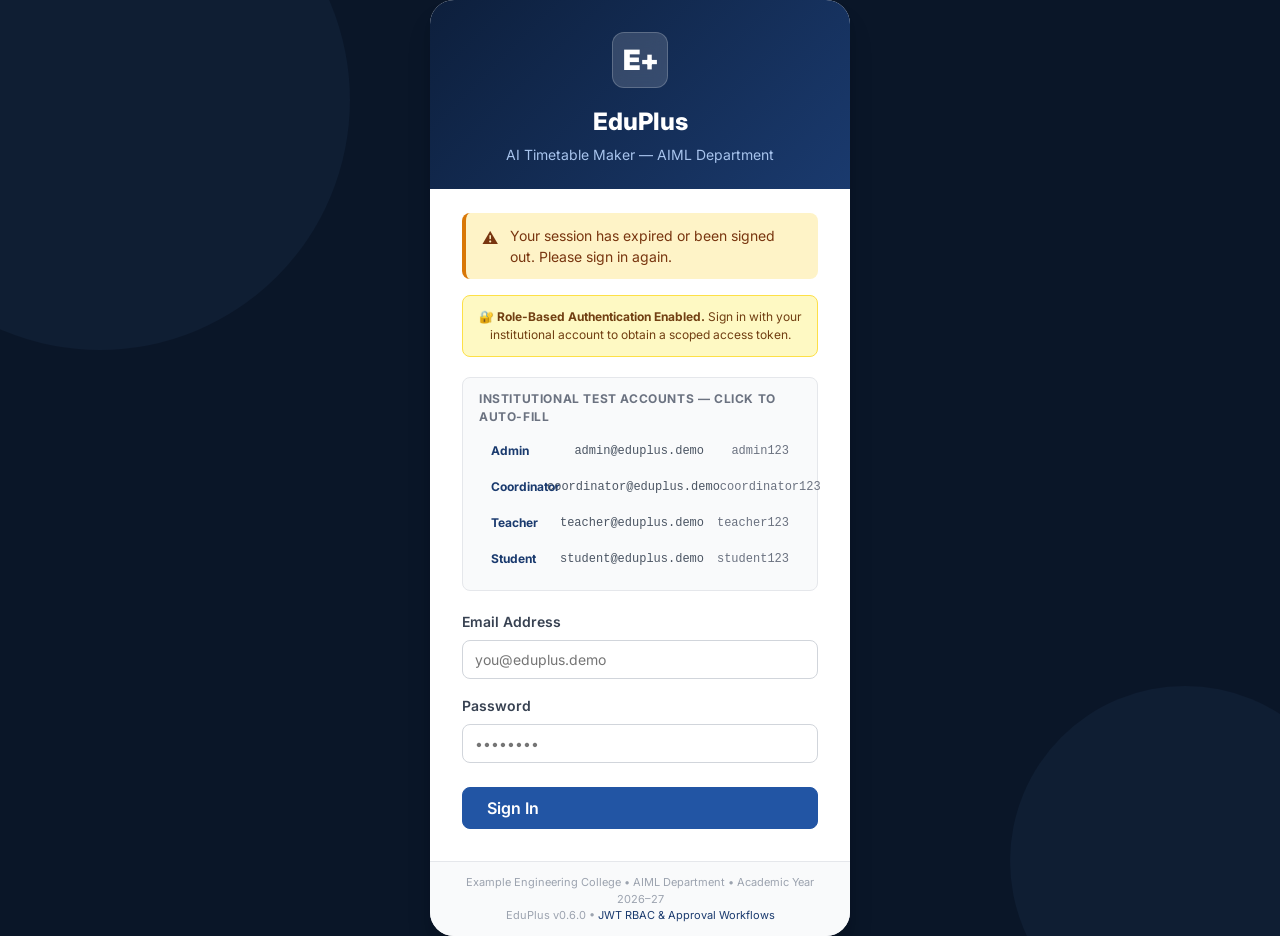
<file: student.html>
<!DOCTYPE html>
<html lang="en">
<head>
  <meta charset="UTF-8" />
  <meta name="viewport" content="width=device-width, initial-scale=1.0" />
  <title>EduPlus — Student Dashboard | AIML Department</title>
  <meta name="description" content="EduPlus Student Dashboard — View your timetable, today's classes, and submit queries." />
  <link rel="preconnect" href="https://fonts.googleapis.com" />
  <link rel="preconnect" href="https://fonts.gstatic.com" crossorigin />
  <link href="https://fonts.googleapis.com/css2?family=Inter:wght@400;500;600;700;800&family=JetBrains+Mono:wght@400;600&display=swap" rel="stylesheet" />
  <link rel="stylesheet" href="src/css/style.css" />
</head>
<body>

<div class="app-layout">

  <!-- SIDEBAR -->
  <aside class="sidebar" role="navigation" aria-label="Student navigation">
    <div class="sidebar-logo">
      <div class="sidebar-logo-icon" aria-hidden="true">E+</div>
      <div class="sidebar-logo-text">
        <div class="sidebar-logo-name">EduPlus</div>
        <div class="sidebar-logo-sub">AI Timetable Maker</div>
      </div>
    </div>
    <nav class="sidebar-nav">
      <div class="nav-section-label">My Schedule</div>
      <div class="nav-item active" id="nav-student-home" onclick="showPanel('student-home')" role="button" tabindex="0">
        <span class="nav-item-icon">⊞</span> Overview
      </div>
      <div class="nav-item" id="nav-student-timetable" onclick="showPanel('student-timetable')" role="button" tabindex="0">
        <span class="nav-item-icon">📅</span> My Timetable
      </div>
      <div class="nav-item" id="nav-student-today" onclick="showPanel('student-today')" role="button" tabindex="0">
        <span class="nav-item-icon">🗓</span> Today's Classes
      </div>
      <div class="nav-section-label">Notices</div>
      <div class="nav-item" id="nav-student-notices" onclick="showPanel('student-notices')" role="button" tabindex="0">
        <span class="nav-item-icon">📢</span> Notices
        <span class="nav-item-badge">1</span>
      </div>
      <div class="nav-section-label">Support</div>
      <div class="nav-item" id="nav-student-query" onclick="showPanel('student-query')" role="button" tabindex="0">
        <span class="nav-item-icon">❓</span> Submit Query
      </div>
    </nav>
    <div class="sidebar-footer">
      <div class="sidebar-user">
        <div class="sidebar-avatar" id="sidebar-avatar" aria-hidden="true">SP</div>
        <div>
          <div class="sidebar-user-name" id="sidebar-username">Sneha Patel</div>
          <div class="sidebar-user-role">Year 3 · Div A · Batch B1</div>
        </div>
      </div>
      <button class="sidebar-signout" onclick="signOut()" aria-label="Sign out">↩ Sign out</button>
    </div>
  </aside>

  <!-- MAIN CONTENT -->
  <div class="main-content">
    <header class="topbar" role="banner">
      <div>
        <div class="topbar-title" id="topbar-title">Overview</div>
        <div class="topbar-subtitle">AIML Department · Year 3, Division A, Batch B1</div>
      </div>
      <div class="topbar-actions">
        <span class="badge badge-mock">⚠ Prototype Demo</span>
        <span class="status-pill status-published"><span class="status-dot"></span> TT v1 Published</span>
      </div>
    </header>

    <div class="page-content">

      <!-- Prototype banner -->
      <div class="proto-banner" role="note">
        <span style="font-size:18px">⚠️</span>
        <div>
          <strong>Prototype Demo:</strong> Timetable is pre-generated mock data.
          Query processing via ML model is planned for a future phase and is not yet connected.
        </div>
      </div>

      <!-- ══ PANEL: STUDENT HOME / OVERVIEW ══ -->
      <section id="panel-student-home" class="panel active" aria-label="Student overview">
        <div class="section-header">
          <div>
            <h1 class="section-title">My Schedule Overview</h1>
            <p class="section-desc">Year 3 · Division A · Batch B1 · Semester 5</p>
          </div>
        </div>

        <!-- Student identity card -->
        <div class="card" style="margin-bottom: var(--sp-5); padding: var(--sp-5) var(--sp-6); display:flex; gap: var(--sp-5); align-items: center;">
          <div style="width: 60px; height: 60px; border-radius: 50%; background: linear-gradient(135deg, var(--brand-500), var(--accent-500)); display: flex; align-items: center; justify-content: center; font-size: 24px; font-weight: 800; color: white; flex-shrink: 0;" aria-hidden="true">SP</div>
          <div>
            <div style="font-size: var(--text-xl); font-weight: 800; color: var(--gray-900);">Sneha Patel</div>
            <div style="font-size: var(--text-sm); color: var(--gray-500); margin-top: 4px;">
              ID: STU2301045 &bull; AIML Department &bull; Example Engineering College
            </div>
            <div style="display:flex; gap: var(--sp-2); margin-top: var(--sp-2);">
              <span class="badge badge-brand">Year 3</span>
              <span class="badge badge-brand">Division A</span>
              <span class="badge badge-info">Batch B1</span>
              <span class="badge badge-neutral">Elective: Computer Vision</span>
            </div>
          </div>
        </div>

        <div class="grid grid-cols-4" style="margin-bottom: var(--sp-6);">
          <div class="stat-card">
            <div class="stat-icon stat-icon-blue" aria-hidden="true">📚</div>
            <div>
              <div class="stat-value">5</div>
              <div class="stat-label">Subjects</div>
            </div>
          </div>
          <div class="stat-card">
            <div class="stat-icon stat-icon-green" aria-hidden="true">🧪</div>
            <div>
              <div class="stat-value">3</div>
              <div class="stat-label">Lab Sessions/Week</div>
            </div>
          </div>
          <div class="stat-card">
            <div class="stat-icon stat-icon-purple" aria-hidden="true">⏱</div>
            <div>
              <div class="stat-value">28</div>
              <div class="stat-label">Hours/Week</div>
            </div>
          </div>
          <div class="stat-card">
            <div class="stat-icon stat-icon-amber" aria-hidden="true">📢</div>
            <div>
              <div class="stat-value">1</div>
              <div class="stat-label">Active Notice</div>
            </div>
          </div>
        </div>

        <div class="grid grid-content">
          <!-- Next class -->
          <div>
            <div class="next-class-card" style="margin-bottom: var(--sp-5);" role="complementary" aria-label="Next class">
              <div class="next-class-label">Next Class Today</div>
              <div class="next-class-subject">ML Lab Practical</div>
              <div class="next-class-details">
                <span>⏱ 14:00–16:00 (starts in ~3h 30m)</span>
                <span>🏛 AI/ML Lab 1 (LAB01)</span>
                <span>👤 Prof. Arjun Mehta</span>
                <span>👥 Batch B1 only</span>
              </div>
              <div class="next-class-bg" aria-hidden="true">🧪</div>
            </div>

            <!-- Today's sessions -->
            <div class="card">
              <div class="card-header">
                <div class="card-title">Today — Wednesday</div>
                <span class="badge badge-brand">4 sessions</span>
              </div>
              <div class="card-body" id="student-home-today">
                <!-- Populated by JS -->
              </div>
              <div class="card-footer">
                <button class="btn btn-ghost btn-sm" onclick="showPanel('student-today')">View full schedule →</button>
              </div>
            </div>
          </div>

          <!-- Subjects summary -->
          <div>
            <div class="card" style="margin-bottom: var(--sp-4);">
              <div class="card-header">
                <div class="card-title">My Subjects</div>
                <span class="badge badge-mock">Mock</span>
              </div>
              <div class="card-body" style="display: flex; flex-direction: column; gap: var(--sp-3);">
                <div id="student-subjects-list"><!-- Populated by JS --></div>
              </div>
            </div>
            <div class="card">
              <div class="card-header">
                <div class="card-title">Quick Links</div>
              </div>
              <div class="card-body" style="display: flex; flex-direction: column; gap: var(--sp-2);">
                <button class="btn btn-secondary w-full" onclick="showPanel('student-timetable')">📅 View Full Week Timetable</button>
                <button class="btn btn-secondary w-full" onclick="showPanel('student-notices')">📢 View Notices (1 new)</button>
                <button class="btn btn-secondary w-full" onclick="showPanel('student-query')">❓ Submit a Query</button>
              </div>
            </div>
          </div>
        </div>
      </section>

      <!-- ══ PANEL: STUDENT TIMETABLE ══ -->
      <section id="panel-student-timetable" class="panel hidden" aria-label="My weekly timetable">
        <div class="section-header">
          <div>
            <h1 class="section-title">My Weekly Timetable</h1>
            <p class="section-desc">Published timetable — Year 3, Division A, Batch B1</p>
          </div>
          <div style="display:flex; gap: var(--sp-2);">
            <span class="status-pill status-published"><span class="status-dot"></span> v1 Published</span>
            <span class="badge badge-mock">Mock Data</span>
          </div>
        </div>

        <div class="alert alert-info" role="note" style="margin-bottom: var(--sp-4);">
          <span class="alert-icon">ℹ</span>
          <span>
            Sessions marked <span class="badge badge-info">Div A</span> are for your whole division.
            Sessions marked <span class="badge badge-brand">B1</span> are for your batch only.
            Sessions marked <span class="badge badge-neutral" style="background:#f3e8ff; color: #5b21b6;">CV</span> are for your Computer Vision elective group.
          </span>
        </div>

        <!-- Legend -->
        <div class="legend" role="note">
          <div class="legend-item"><div class="legend-dot" style="background:#3b82f6"></div>Lecture</div>
          <div class="legend-item"><div class="legend-dot" style="background:#ec4899"></div>Tutorial</div>
          <div class="legend-item"><div class="legend-dot" style="background:#10b981"></div>Lab (Batch B1)</div>
          <div class="legend-item"><div class="legend-dot" style="background:#8b5cf6"></div>Elective (CV)</div>
          <div class="legend-item"><div class="legend-dot" style="background:#e5e7eb"></div>Lunch / Free</div>
        </div>

        <div class="card" style="padding: var(--sp-4);">
          <div class="tt-wrapper">
            <div class="tt-grid" id="student-tt-grid" role="table" aria-label="Student weekly timetable grid">
              <!-- Populated by JS -->
            </div>
          </div>
        </div>

        <div class="alert alert-info" role="note" style="margin-top: var(--sp-4);">
          <span class="alert-icon">ℹ</span>
          <span>
            Only your batch (B1) lab sessions are highlighted. Other batches' labs may run simultaneously in other labs.
            Lunch 13:00–14:00 is reserved for Division A per division lunch policy.
            <strong>This timetable is mock data.</strong>
          </span>
        </div>
      </section>

      <!-- ══ PANEL: TODAY'S CLASSES (STUDENT) ══ -->
      <section id="panel-student-today" class="panel hidden" aria-label="Today's classes">
        <div class="section-header">
          <h1 class="section-title">Today's Classes</h1>
          <p class="section-desc">Wednesday, 21 October 2026</p>
        </div>

        <!-- Active notice -->
        <div class="announcement announcement-cancelled" role="alert">
          <span style="font-size:16px">❌</span>
          <div>
            <strong>Cancellation Notice:</strong> Dr. Sanjay Patel's Data Engineering Tutorial (Friday 14:00) has been cancelled.
            No make-up session planned. Timetable version remains unchanged.
          </div>
        </div>

        <div class="card" style="margin-top: var(--sp-4);">
          <div class="card-header">
            <div class="card-title">Wednesday Schedule</div>
            <span class="badge badge-brand">4 sessions</span>
          </div>
          <div class="card-body" id="student-today-list"><!-- Populated by JS --></div>
        </div>
      </section>

      <!-- ══ PANEL: NOTICES ══ -->
      <section id="panel-student-notices" class="panel hidden" aria-label="Notices and cancellations">
        <div class="section-header">
          <h1 class="section-title">Notices &amp; Cancellations</h1>
        </div>

        <div class="card">
          <div class="card-header">
            <div class="card-title">Active Notices</div>
            <span class="badge badge-warning">1 new</span>
          </div>
          <div class="card-body" style="display: flex; flex-direction: column; gap: var(--sp-3);">
            <div class="announcement announcement-cancelled" role="alert">
              <span style="font-size:16px">❌</span>
              <div>
                <strong>Session Cancelled:</strong> Data Engineering Tutorial (SUB303) — Friday, 21 Nov 2026, 14:00–15:00.
                <br /><em style="font-size: var(--text-xs);">Reason: Faculty departmental meeting. No make-up session required per HoD decision.</em>
                <br /><span style="font-size: var(--text-xs); color: var(--gray-500);">Posted: 21 Oct 2026 at 07:45 by Dr. Sanjay Patel</span>
              </div>
            </div>
            <div class="announcement" role="note">
              <span style="font-size:16px">🔄</span>
              <div>
                <strong>Substitution Notice:</strong> Mathematics for AI (SUB304) — Thursday, 22 Oct 2026, 08:00–09:00.
                <br />Dr. Anita Desai is absent. <strong>Prof. Swati Joshi</strong> will cover the session. Venue unchanged (Room 301).
                <br /><span style="font-size: var(--text-xs); color: var(--gray-500);">Posted: 19 Oct 2026 at 16:30</span>
              </div>
            </div>
          </div>
        </div>

        <div class="card" style="margin-top: var(--sp-4);">
          <div class="card-header">
            <div class="card-title">General Notices</div>
          </div>
          <div class="card-body">
            <div style="padding: var(--sp-3) 0; border-bottom: 1px solid var(--gray-100);">
              <div style="font-size: var(--text-sm); font-weight: 600; color: var(--gray-900);">Semester 5 Mid-Term Exam Schedule</div>
              <div style="font-size: var(--text-xs); color: var(--gray-500); margin-top: 4px;">Exams will be held 10–14 Nov 2026. Timetable suspended during exam week. Details to follow.</div>
              <div style="font-size: 10px; color: var(--gray-400); margin-top: 4px;">Posted: 15 Oct 2026</div>
            </div>
            <div style="padding: var(--sp-3) 0;">
              <div style="font-size: var(--text-sm); font-weight: 600; color: var(--gray-900);">Lab Safety Induction — AI/ML Lab 1</div>
              <div style="font-size: var(--text-xs); color: var(--gray-500); margin-top: 4px;">Mandatory safety induction for new Semester 5 batches before first lab session. Batch B1: 22 Oct 2026, 13:30.</div>
              <div style="font-size: 10px; color: var(--gray-400); margin-top: 4px;">Posted: 18 Oct 2026</div>
            </div>
          </div>
        </div>

        <div class="alert alert-info" role="note" style="margin-top: var(--sp-4);">
          <span class="alert-icon">ℹ</span>
          <span>Only notices relevant to Year 3, Division A, Batch B1 are shown. Other batches or divisions may have different cancellations.</span>
        </div>
      </section>

      <!-- ══ PANEL: SUBMIT QUERY ══ -->
      <section id="panel-student-query" class="panel hidden" aria-label="Submit query">
        <div class="section-header">
          <h1 class="section-title">Submit a Query</h1>
        </div>

        <div class="alert alert-warning" role="note" style="margin-bottom: var(--sp-5);">
          <span class="alert-icon">⚠</span>
          <div>
            <strong>Automated query solving is planned for a future phase.</strong>
            Queries submitted here are not yet processed by an ML model.
            An administrator may respond manually. This UI demonstrates the intended interface.
          </div>
        </div>

        <div class="grid grid-cols-2">
          <!-- Query form -->
          <div class="card">
            <div class="card-header"><div class="card-title">New Query</div></div>
            <div class="card-body">
              <form id="student-query-form" novalidate>
                <div class="form-group" style="margin-bottom: var(--sp-4);">
                  <label class="form-label" for="sq-category">Query Category</label>
                  <select class="form-select" id="sq-category" aria-label="Query category">
                    <option value="">Select category…</option>
                    <option value="next-class">When is my next class?</option>
                    <option value="timetable-change">Why was a session moved?</option>
                    <option value="cancellation">Cancellation details</option>
                    <option value="elective">Elective group information</option>
                    <option value="other">Other</option>
                  </select>
                </div>
                <div class="form-group" style="margin-bottom: var(--sp-4);">
                  <label class="form-label" for="sq-text">Your Question</label>
                  <textarea class="form-textarea" id="sq-text" placeholder="e.g. Why was the Deep Learning lab moved from Wednesday to Tuesday this week?" aria-label="Query text"></textarea>
                </div>
                <div id="sq-success" class="hidden" style="margin-bottom: var(--sp-4);">
                  <div class="alert alert-success" role="status">
                    <span class="alert-icon">✓</span>
                    <span>Query submitted. Automated ML responses are not yet available. An administrator may respond manually.</span>
                  </div>
                </div>
                <div id="sq-history" style="margin-bottom: var(--sp-4);"></div>
                <button class="btn btn-primary w-full" type="submit" id="sq-submit-btn">Submit Query</button>
              </form>
            </div>
          </div>

          <!-- Info sidebar -->
          <div>
            <div class="card" style="margin-bottom: var(--sp-4);">
              <div class="card-header"><div class="card-title">What You Can Query</div></div>
              <div class="card-body" style="font-size: var(--text-sm); color: var(--gray-600);">
                <ul style="list-style: disc; padding-left: 20px; display: flex; flex-direction: column; gap: 8px; line-height: 1.6;">
                  <li>When is my next class or lab?</li>
                  <li>Why was my timetable changed?</li>
                  <li>Which room is my session in?</li>
                  <li>Is my Friday tutorial cancelled?</li>
                  <li>Which elective group am I in?</li>
                  <li>What does my full week look like?</li>
                </ul>
              </div>
            </div>
            <div class="card">
              <div class="card-header"><div class="card-title">Future ML Query Roadmap</div></div>
              <div class="card-body" style="font-size: var(--text-sm); color: var(--gray-600); line-height: 1.7;">
                <p>In a future phase, student queries will be handled by dedicated problem-solving ML models, <strong>not a general-purpose LLM</strong>.</p>
                <div class="divider"></div>
                <div style="display: flex; flex-direction: column; gap: 8px;">
                  <div style="display: flex; gap: 8px; align-items: flex-start;">
                    <span style="color: var(--success-500); font-weight: 700; flex-shrink: 0;">Phase 4:</span>
                    <span>Constraint-engine queries (room/slot availability)</span>
                  </div>
                  <div style="display: flex; gap: 8px; align-items: flex-start;">
                    <span style="color: var(--brand-500); font-weight: 700; flex-shrink: 0;">Phase 5:</span>
                    <span>ML model for complex scheduling questions and natural language</span>
                  </div>
                  <div style="display: flex; gap: 8px; align-items: flex-start;">
                    <span style="color: var(--accent-500); font-weight: 700; flex-shrink: 0;">Phase 6:</span>
                    <span>LLM intent parsing routed to appropriate backend service</span>
                  </div>
                </div>
                <div class="divider"></div>
                <div class="alert alert-error" role="note">
                  <span class="alert-icon">⛔</span>
                  <span style="font-size: var(--text-xs);">Student names will never be sent to an LLM. Only aggregate group-level data is used.</span>
                </div>
              </div>
            </div>
          </div>
        </div>
      </section>

    </div>
  </div>
</div>

<div class="toast-container" id="toast-container" aria-live="polite" aria-atomic="true"></div>

<script src="src/js/api.js"></script>
<script src="src/data/mockData.js"></script>
<script src="src/js/student.js"></script>
</body>
</html>
</file>
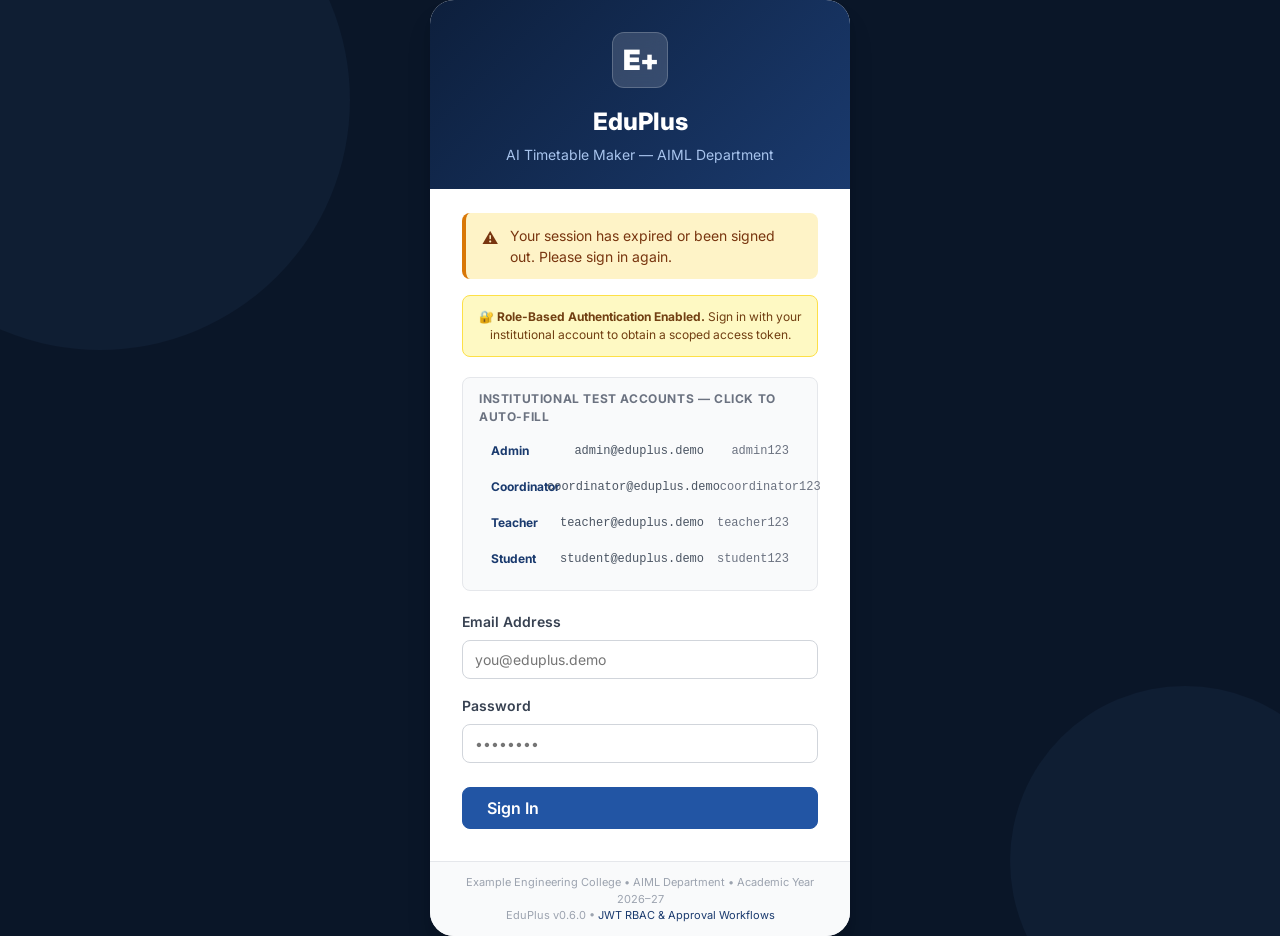
<file: teacher.html>
<!DOCTYPE html>
<html lang="en">
<head>
  <meta charset="UTF-8" />
  <meta name="viewport" content="width=device-width, initial-scale=1.0" />
  <title>EduPlus — Teacher Dashboard | AIML Department</title>
  <meta name="description" content="EduPlus Teacher Dashboard — View your timetable, submit requests and queries." />
  <link rel="preconnect" href="https://fonts.googleapis.com" />
  <link rel="preconnect" href="https://fonts.gstatic.com" crossorigin />
  <link href="https://fonts.googleapis.com/css2?family=Inter:wght@400;500;600;700;800&family=JetBrains+Mono:wght@400;600&display=swap" rel="stylesheet" />
  <link rel="stylesheet" href="src/css/style.css" />
</head>
<body>

<div class="app-layout">

  <!-- SIDEBAR -->
  <aside class="sidebar" role="navigation" aria-label="Teacher navigation">
    <div class="sidebar-logo">
      <div class="sidebar-logo-icon" aria-hidden="true">E+</div>
      <div class="sidebar-logo-text">
        <div class="sidebar-logo-name">EduPlus</div>
        <div class="sidebar-logo-sub">AI Timetable Maker</div>
      </div>
    </div>
    <nav class="sidebar-nav">
      <div class="nav-section-label">My Schedule</div>
      <div class="nav-item active" id="nav-my-timetable" onclick="showPanel('my-timetable')" role="button" tabindex="0">
        <span class="nav-item-icon">📅</span> My Timetable
      </div>
      <div class="nav-item" id="nav-today" onclick="showPanel('today')" role="button" tabindex="0">
        <span class="nav-item-icon">🗓</span> Today's Classes
      </div>

      <div class="nav-section-label">Requests</div>
      <div class="nav-item" id="nav-submit-request" onclick="showPanel('submit-request')" role="button" tabindex="0">
        <span class="nav-item-icon">✉</span> Submit Request
      </div>
      <div class="nav-item" id="nav-my-requests" onclick="showPanel('my-requests')" role="button" tabindex="0">
        <span class="nav-item-icon">📋</span> My Requests
      </div>

      <div class="nav-section-label">Support</div>
      <div class="nav-item" id="nav-teacher-query" onclick="showPanel('teacher-query')" role="button" tabindex="0">
        <span class="nav-item-icon">❓</span> Submit Query
      </div>
      <div class="nav-item" id="nav-notifications" onclick="showPanel('notifications')" role="button" tabindex="0">
        <span class="nav-item-icon">🔔</span> Notifications
        <span class="nav-item-badge">1</span>
      </div>
    </nav>
    <div class="sidebar-footer">
      <div class="sidebar-user">
        <div class="sidebar-avatar" id="sidebar-avatar" aria-hidden="true">AM</div>
        <div>
          <div class="sidebar-user-name" id="sidebar-username">Prof. Arjun Mehta</div>
          <div class="sidebar-user-role">Teacher · AIML</div>
        </div>
      </div>
      <button class="sidebar-signout" onclick="signOut()" aria-label="Sign out">↩ Sign out</button>
    </div>
  </aside>

  <!-- MAIN CONTENT -->
  <div class="main-content">
    <header class="topbar" role="banner">
      <div>
        <div class="topbar-title" id="topbar-title">My Timetable</div>
        <div class="topbar-subtitle">AIML Department · Example Engineering College</div>
      </div>
      <div class="topbar-actions">
        <span class="badge badge-mock">⚠ Prototype Demo</span>
        <span class="badge badge-brand">Assistant Professor</span>
      </div>
    </header>

    <div class="page-content">

      <!-- Prototype banner -->
      <div class="proto-banner" role="note">
        <span style="font-size:18px">⚠️</span>
        <div>
          <strong>Prototype Demo:</strong> Timetable data is pre-generated mock data. Request submissions update local state only.
          Query processing via ML models is planned for a future phase.
        </div>
      </div>

      <!-- ══ PANEL: MY TIMETABLE ══ -->
      <section id="panel-my-timetable" class="panel active" aria-label="My weekly timetable">
        <div class="section-header">
          <div>
            <h1 class="section-title">My Weekly Timetable</h1>
            <p class="section-desc">Sessions assigned to Prof. Arjun Mehta (TCH005)</p>
          </div>
          <span class="badge badge-mock">Mock Data</span>
        </div>

        <!-- Next class highlight -->
        <div class="next-class-card" style="margin-bottom: var(--sp-5);" role="complementary" aria-label="Next class">
          <div class="next-class-label">Next Class</div>
          <div class="next-class-subject">ML Lab Practical — Batch B2</div>
          <div class="next-class-details">
            <span>📅 Wednesday, 14:00–16:00</span>
            <span>🏛 AI/ML Lab 1 (LAB01)</span>
            <span>👥 Year 3, Division A — Batch 2</span>
          </div>
          <div class="next-class-bg" aria-hidden="true">🧪</div>
        </div>

        <!-- Timetable filter -->
        <div class="filter-bar">
          <span class="filter-label">View:</span>
          <button class="btn btn-primary btn-sm" id="view-all-btn" onclick="setTeacherView('all')">All Sessions</button>
          <button class="btn btn-secondary btn-sm" id="view-labs-btn" onclick="setTeacherView('practical')">Labs Only</button>
          <button class="btn btn-secondary btn-sm" id="view-lectures-btn" onclick="setTeacherView('lecture')">Lectures Only</button>
        </div>

        <!-- Legend -->
        <div class="legend" role="note">
          <div class="legend-item"><div class="legend-dot" style="background:#10b981"></div>Lab Practical (2h)</div>
          <div class="legend-item"><div class="legend-dot" style="background:#e5e7eb"></div>No assigned session</div>
        </div>

        <!-- Teacher timetable grid -->
        <div class="card" style="padding: var(--sp-4);">
          <div class="tt-wrapper">
            <div class="tt-grid" id="teacher-tt-grid" role="table" aria-label="Teacher weekly timetable grid">
              <!-- Populated by JS -->
            </div>
          </div>
        </div>

        <div class="alert alert-info" role="note" style="margin-top: var(--sp-4);">
          <span class="alert-icon">ℹ</span>
          <span>
            Only sessions where <em>you</em> are the assigned teacher are highlighted.
            Lunch (13:00–14:00) is reserved per Div 3A policy.
            <strong>This timetable is mock data.</strong>
          </span>
        </div>
      </section>

      <!-- ══ PANEL: TODAY'S CLASSES ══ -->
      <section id="panel-today" class="panel hidden" aria-label="Today's classes">
        <div class="section-header">
          <h1 class="section-title">Today's Classes</h1>
        </div>

        <!-- Date header -->
        <div class="card" style="padding: var(--sp-4) var(--sp-6); margin-bottom: var(--sp-5); display: flex; align-items: center; justify-content: space-between;">
          <div>
            <div style="font-size: var(--text-lg); font-weight: 700;" id="today-date-label">Wednesday, 21 October 2026</div>
            <div class="text-muted text-sm">Showing Wednesday's schedule</div>
          </div>
          <span class="badge badge-brand">3 sessions today</span>
        </div>

        <!-- Announcements -->
        <div class="announcement">
          <span style="font-size: 16px;">📢</span>
          <div>
            <strong>Substitution Notice:</strong> Dr. Anita Desai has requested a substitute for Thursday's Mathematics lecture.
            Status: <strong style="color: var(--success-500);">Approved</strong> — Prof. Swati Joshi will cover.
          </div>
        </div>

        <!-- Today's session list -->
        <div class="card" style="margin-top: var(--sp-4);">
          <div class="card-header">
            <div class="card-title">Session Schedule</div>
          </div>
          <div class="card-body" id="today-sessions-list">
            <!-- Populated by JS -->
          </div>
        </div>
      </section>

      <!-- ══ PANEL: SUBMIT REQUEST ══ -->
      <section id="panel-submit-request" class="panel hidden" aria-label="Submit scheduling request">
        <div class="section-header">
          <h1 class="section-title">Submit Request</h1>
          <p class="section-desc">Reschedule, substitution, or cancellation request</p>
        </div>

        <div class="alert alert-warning" role="note" style="margin-bottom: var(--sp-5);">
          <span class="alert-icon">⚠</span>
          <div>
            <strong>Simulated submission only.</strong> Request processing is not yet connected to the constraint engine.
            Approved requests would normally trigger a repair operation. Your request will be added to local demo state.
          </div>
        </div>

        <div class="grid grid-cols-2">
          <!-- Request form -->
          <div class="card">
            <div class="card-header">
              <div class="card-title">New Request</div>
            </div>
            <div class="card-body">
              <form id="request-form" novalidate>
                <div class="form-group" style="margin-bottom: var(--sp-4);">
                  <label class="form-label" for="req-type">Request Type</label>
                  <select class="form-select" id="req-type" required aria-label="Request type">
                    <option value="">Select type…</option>
                    <option value="reschedule">Reschedule Session</option>
                    <option value="substitution">Substitution Request</option>
                    <option value="cancellation">Session Cancellation</option>
                  </select>
                </div>

                <div class="form-group" style="margin-bottom: var(--sp-4);">
                  <label class="form-label" for="req-session">Affected Session</label>
                  <select class="form-select" id="req-session" required aria-label="Affected session">
                    <option value="">Select session…</option>
                    <option value="ml-lab-b1">Mon 14:00 — ML Lab (Batch B1)</option>
                    <option value="ml-lab-b2">Wed 14:00 — ML Lab (Batch B2)</option>
                    <option value="ml-lab-b3">Thu 14:00 — ML Lab (Batch B3)</option>
                  </select>
                </div>

                <div class="form-group" style="margin-bottom: var(--sp-4);">
                  <label class="form-label" for="req-reason">Reason / Details</label>
                  <textarea class="form-textarea" id="req-reason" placeholder="Describe the reason for your request…" required aria-label="Request reason"></textarea>
                  <div class="form-hint">Minimum 20 characters. Be specific about dates and preferred alternatives.</div>
                </div>

                <div class="form-group" style="margin-bottom: var(--sp-4);" id="substitute-group">
                  <label class="form-label" for="req-substitute">Suggested Substitute (optional)</label>
                  <select class="form-select" id="req-substitute" aria-label="Suggested substitute teacher">
                    <option value="">None — let admin decide</option>
                    <option value="TCH001">Dr. Priya Sharma</option>
                    <option value="TCH004">Dr. Sanjay Patel</option>
                    <option value="TCH010">Prof. Deepa Krishnan</option>
                  </select>
                </div>

                <div id="req-form-error" class="alert alert-error hidden" role="alert">
                  <span class="alert-icon">✕</span>
                  <span id="req-error-text">Please fill in all required fields.</span>
                </div>

                <button class="btn btn-primary w-full" type="submit" id="submit-req-btn">
                  Submit Request
                </button>
              </form>
            </div>
          </div>

          <!-- Info panel -->
          <div>
            <div class="card" style="margin-bottom: var(--sp-4);">
              <div class="card-header"><div class="card-title">How Requests Work</div></div>
              <div class="card-body" style="font-size: var(--text-sm); color: var(--gray-600); line-height: 1.8;">
                <ol style="padding-left: 20px; display: flex; flex-direction: column; gap: 8px; list-style: decimal;">
                  <li>You submit a request with the session and reason.</li>
                  <li>The admin reviews the request in the inbox.</li>
                  <li>If approved, the system runs a <strong>repair operation</strong> using the constraint solver.</li>
                  <li>The solver finds the minimal change that satisfies all mandatory rules.</li>
                  <li>A new timetable version is generated and published.</li>
                  <li>You are notified of the outcome.</li>
                </ol>
                <div class="divider"></div>
                <div class="alert alert-info" role="note">
                  <span class="alert-icon">ℹ</span>
                  <span>The repair solver is planned for a future phase. Step 3–5 are not yet implemented.</span>
                </div>
              </div>
            </div>
            <div class="card">
              <div class="card-header"><div class="card-title">What You Can Request</div></div>
              <div class="card-body">
                <div style="display: flex; flex-direction: column; gap: 10px; font-size: var(--text-sm);">
                  <div style="display: flex; gap: 10px; align-items: flex-start;">
                    <span style="color: var(--brand-500); font-weight: 700; width: 100px; flex-shrink:0;">Reschedule</span>
                    <span style="color: var(--gray-600);">Move a session to a different time. Admin and solver will find a compatible slot.</span>
                  </div>
                  <div style="display: flex; gap: 10px; align-items: flex-start;">
                    <span style="color: var(--accent-500); font-weight: 700; width: 100px; flex-shrink:0;">Substitution</span>
                    <span style="color: var(--gray-600);">Request another qualified teacher to cover your session.</span>
                  </div>
                  <div style="display: flex; gap: 10px; align-items: flex-start;">
                    <span style="color: var(--error-500); font-weight: 700; width: 100px; flex-shrink:0;">Cancellation</span>
                    <span style="color: var(--gray-600);">Cancel a session. Admin decides if a make-up is needed.</span>
                  </div>
                </div>
              </div>
            </div>
          </div>
        </div>
      </section>

      <!-- ══ PANEL: MY REQUESTS ══ -->
      <section id="panel-my-requests" class="panel hidden" aria-label="My submitted requests">
        <div class="section-header">
          <h1 class="section-title">My Requests</h1>
          <p class="section-desc">Request history and status</p>
        </div>
        <div class="card" id="my-requests-card">
          <!-- Populated by JS -->
        </div>
      </section>

      <!-- ══ PANEL: SUBMIT QUERY ══ -->
      <section id="panel-teacher-query" class="panel hidden" aria-label="Submit query">
        <div class="section-header">
          <h1 class="section-title">Submit Query</h1>
        </div>

        <div class="alert alert-warning" role="note" style="margin-bottom: var(--sp-5);">
          <span class="alert-icon">⚠</span>
          <div>
            <strong>Query solving via ML model is planned for a future phase.</strong>
            Your query will be logged. Automated answers are <strong>not yet available</strong>.
            An administrator may respond manually. This feature demonstrates the intended query submission interface.
          </div>
        </div>

        <div class="grid grid-cols-2">
          <div class="card">
            <div class="card-header"><div class="card-title">New Query</div></div>
            <div class="card-body">
              <form id="teacher-query-form" novalidate>
                <div class="form-group" style="margin-bottom: var(--sp-4);">
                  <label class="form-label" for="tq-category">Query Category</label>
                  <select class="form-select" id="tq-category" aria-label="Query category">
                    <option value="">Select category…</option>
                    <option value="timetable">Timetable Information</option>
                    <option value="room">Room Availability</option>
                    <option value="conflict">Conflict Explanation</option>
                    <option value="workload">Workload Query</option>
                    <option value="other">Other</option>
                  </select>
                </div>
                <div class="form-group" style="margin-bottom: var(--sp-4);">
                  <label class="form-label" for="tq-text">Your Question</label>
                  <textarea class="form-textarea" id="tq-text" placeholder="e.g. Which room is free on Thursday at 10am? …" aria-label="Query text"></textarea>
                </div>
                <div id="tq-success" class="hidden" style="margin-bottom: var(--sp-4);">
                  <div class="alert alert-success" role="status">
                    <span class="alert-icon">✓</span>
                    <span>Query submitted. An administrator will respond. Automated ML responses are not yet available.</span>
                  </div>
                </div>
                <button class="btn btn-primary w-full" type="submit" id="tq-submit-btn">Submit Query</button>
              </form>
            </div>
          </div>
          <div class="card">
            <div class="card-header"><div class="card-title">Future ML Query Service</div></div>
            <div class="card-body" style="font-size: var(--text-sm); color: var(--gray-600); line-height: 1.8;">
              <p style="margin-bottom: var(--sp-3);">In a future phase, this interface will route queries to dedicated problem-solving ML models. The planned routing:</p>
              <ul style="list-style: disc; padding-left: 20px; display: flex; flex-direction: column; gap: 6px;">
                <li><strong>Timetable lookups</strong> → Deterministic database query</li>
                <li><strong>Slot/room availability</strong> → Constraint engine query</li>
                <li><strong>Conflict explanations</strong> → Validator + explanation module</li>
                <li><strong>Natural language</strong> → LLM parses intent → routes to service</li>
                <li><strong>Complex scheduling</strong> → Problem-solving ML model</li>
              </ul>
              <div class="divider"></div>
              <div class="alert alert-error" role="note">
                <span class="alert-icon">⛔</span>
                <span>The LLM gateway must not place sessions, validate timetables, or override scheduling constraints. These are performed exclusively by the CP-SAT solver and independent validator.</span>
              </div>
            </div>
          </div>
        </div>
      </section>

      <!-- ══ PANEL: NOTIFICATIONS ══ -->
      <section id="panel-notifications" class="panel hidden" aria-label="Notifications">
        <div class="section-header">
          <h1 class="section-title">Notifications</h1>
        </div>
        <div class="card" id="notifications-card">
          <!-- Populated by JS -->
        </div>
      </section>

    </div>
  </div>
</div>

<div class="toast-container" id="toast-container" aria-live="polite" aria-atomic="true"></div>

<script src="src/js/api.js"></script>
<script src="src/data/mockData.js"></script>
<script src="src/js/teacher.js"></script>
</body>
</html>
</file>
<file: src/css/style.css>
/**
 * style.css — EduPlus AI Timetable Maker
 * Design system: Professional academic SaaS — dark sidebar, clean content area
 * Font: Inter (Google Fonts)
 */

/* ─── RESET & BASE ────────────────────────────────────────────────────────── */
*, *::before, *::after { box-sizing: border-box; margin: 0; padding: 0; }

:root {
  /* Brand palette */
  --brand-900: #0a1628;
  --brand-800: #0d1f3c;
  --brand-700: #112850;
  --brand-600: #1a3a6e;
  --brand-500: #2255a4;
  --brand-400: #3b71ca;
  --brand-300: #6697d9;
  --brand-200: #a8c4ed;
  --brand-100: #dce8f8;
  --brand-50:  #f0f6ff;

  /* Accent */
  --accent-500: #7c3aed;
  --accent-400: #9461f7;
  --accent-300: #b48ef9;

  /* Secondary Accent — Institutional Yellow (used sparingly for subtle accents, badges, warnings) */
  --yellow-700: #713f12;
  --yellow-600: #854d0e;
  --yellow-500: #ca8a04;
  --yellow-400: #eab308;
  --yellow-300: #fde047;
  --yellow-200: #fef08a;
  --yellow-100: #fef9c3;
  --yellow-50:  #fefce8;

  /* Legacy alias tokens mapped to institutional yellow for backwards compatibility */
  --orange-600: var(--yellow-600);
  --orange-500: var(--yellow-500);
  --orange-400: var(--yellow-400);
  --orange-300: var(--yellow-300);
  --orange-200: var(--yellow-200);
  --orange-100: var(--yellow-100);
  --orange-50:  var(--yellow-50);

  /* Semantic colours */
  --success-500: #059669;
  --success-100: #d1fae5;
  --warning-500: #d97706;
  --warning-100: #fef3c7;
  --error-500:   #dc2626;
  --error-100:   #fee2e2;
  --info-500:    #0284c7;
  --info-100:    #e0f2fe;

  /* Neutrals */
  --gray-900: #111827;
  --gray-800: #1f2937;
  --gray-700: #374151;
  --gray-600: #4b5563;
  --gray-500: #6b7280;
  --gray-400: #9ca3af;
  --gray-300: #d1d5db;
  --gray-200: #e5e7eb;
  --gray-100: #f3f4f6;
  --gray-50:  #f9fafb;
  --white:    #ffffff;

  /* Layout */
  --sidebar-width: 240px;
  --header-height: 64px;
  --content-max: 1400px;

  /* Spacing scale */
  --sp-1: 4px;  --sp-2: 8px;   --sp-3: 12px;  --sp-4: 16px;
  --sp-5: 20px; --sp-6: 24px;  --sp-8: 32px;  --sp-10: 40px;
  --sp-12: 48px; --sp-16: 64px;

  /* Typography */
  --font-sans: 'Inter', system-ui, -apple-system, sans-serif;
  --font-mono: 'JetBrains Mono', 'Fira Code', monospace;
  --text-xs: 0.75rem;   --text-sm: 0.875rem; --text-base: 1rem;
  --text-lg: 1.125rem;  --text-xl: 1.25rem;  --text-2xl: 1.5rem;
  --text-3xl: 1.875rem; --text-4xl: 2.25rem;
  --leading-tight: 1.25; --leading-snug: 1.375; --leading-normal: 1.5;

  /* Shadows */
  --shadow-xs: 0 1px 2px rgba(0,0,0,0.08);
  --shadow-sm: 0 1px 3px rgba(0,0,0,0.10), 0 1px 2px rgba(0,0,0,0.06);
  --shadow-md: 0 4px 6px rgba(0,0,0,0.07), 0 2px 4px rgba(0,0,0,0.06);
  --shadow-lg: 0 10px 15px rgba(0,0,0,0.10), 0 4px 6px rgba(0,0,0,0.05);
  --shadow-xl: 0 20px 25px rgba(0,0,0,0.12), 0 10px 10px rgba(0,0,0,0.04);

  /* Radii */
  --radius-sm: 4px;  --radius-md: 8px;  --radius-lg: 12px;
  --radius-xl: 16px; --radius-2xl: 24px; --radius-full: 9999px;

  /* Transitions */
  --transition-fast: 120ms ease;
  --transition-base: 200ms ease;
  --transition-slow: 300ms ease;
}

html { font-size: 16px; scroll-behavior: smooth; }
body {
  font-family: var(--font-sans);
  font-size: var(--text-base);
  line-height: var(--leading-normal);
  color: var(--gray-900);
  background: var(--white);
  -webkit-font-smoothing: antialiased;
}
a { color: inherit; text-decoration: none; }
button { font-family: inherit; cursor: pointer; border: none; background: none; }
input, select, textarea { font-family: inherit; }
ul, ol { list-style: none; }
img { max-width: 100%; display: block; }

/* ─── UTILITY CLASSES ────────────────────────────────────────────────────── */
.sr-only { position: absolute; width: 1px; height: 1px; overflow: hidden; clip: rect(0,0,0,0); white-space: nowrap; }
.flex   { display: flex; }
.grid   { display: grid; }
.hidden { display: none !important; }
.text-center { text-align: center; }
.text-right  { text-align: right; }
.font-semibold { font-weight: 600; }
.font-bold     { font-weight: 700; }
.text-sm  { font-size: var(--text-sm); }
.text-xs  { font-size: var(--text-xs); }
.text-lg  { font-size: var(--text-lg); }
.text-xl  { font-size: var(--text-xl); }
.text-2xl { font-size: var(--text-2xl); }
.text-muted { color: var(--gray-500); }
.truncate { overflow: hidden; text-overflow: ellipsis; white-space: nowrap; }
.w-full { width: 100%; }

/* ─── BADGES ──────────────────────────────────────────────────────────────── */
.badge {
  display: inline-flex; align-items: center; gap: 4px;
  padding: 2px 8px; border-radius: var(--radius-full);
  font-size: var(--text-xs); font-weight: 600; line-height: 1.6;
  letter-spacing: 0.02em;
}
.badge-success { background: var(--success-100); color: var(--success-500); }
.badge-warning { background: var(--warning-100); color: var(--warning-500); }
.badge-error   { background: var(--error-100);   color: var(--error-500); }
.badge-info    { background: var(--info-100);    color: var(--info-500); }
.badge-brand   { background: var(--brand-100);   color: var(--brand-600); }
.badge-neutral { background: var(--gray-200);    color: var(--gray-700); }
.badge-yellow,
.badge-orange  { background: var(--yellow-100);  color: var(--yellow-700); border: 1px solid var(--yellow-300); }
.badge-live    { background: #ecfdf5; color: #047857; border: 1px solid #a7f3d0; font-weight: 700; }
.badge-offline { background: var(--yellow-100); color: var(--yellow-700); border: 1px solid var(--yellow-300); }
.badge-repair  { background: var(--yellow-100); color: var(--yellow-700); border: 1px solid var(--yellow-300); }
.badge-mock {
  background: var(--yellow-100); color: var(--yellow-600);
  border: 1px solid var(--yellow-300);
}

/* ─── DIFF & COMPARISON STYLES ───────────────────────────────────────────── */
.diff-badge { font-family: var(--font-mono); font-size: 11px; padding: 2px 6px; border-radius: var(--radius-sm); font-weight: 700; }
.diff-added   { background: #dcfce7; color: #15803d; border: 1px solid #86efac; }
.diff-removed { background: #fee2e2; color: #b91c1c; border: 1px solid #fca5a5; }
.diff-moved   { background: #eff6ff; color: #1d4ed8; border: 1px solid #93c5fd; }
.diff-same    { background: #f3f4f6; color: #4b5563; border: 1px solid #e5e7eb; }
.btn-yellow,
.btn-orange   { background: var(--yellow-500); color: var(--white); border: 1px solid var(--yellow-600); }
.btn-yellow:hover,
.btn-orange:hover { background: var(--yellow-600); }

/* ─── ALERTS ──────────────────────────────────────────────────────────────── */
.alert {
  display: flex; align-items: flex-start; gap: var(--sp-3);
  padding: var(--sp-3) var(--sp-4); border-radius: var(--radius-md);
  border-left: 4px solid; font-size: var(--text-sm); line-height: 1.5;
}
.alert-warning { background: var(--warning-100); border-color: var(--warning-500); color: #78350f; }
.alert-error   { background: var(--error-100);   border-color: var(--error-500);   color: #7f1d1d; }
.alert-info    { background: var(--info-100);     border-color: var(--info-500);    color: #0c4a6e; }
.alert-success { background: var(--success-100);  border-color: var(--success-500); color: #064e3b; }
.alert-icon { flex-shrink: 0; font-size: var(--text-base); margin-top: 1px; }

/* ─── BUTTONS ─────────────────────────────────────────────────────────────── */
.btn {
  display: inline-flex; align-items: center; gap: var(--sp-2);
  padding: var(--sp-2) var(--sp-4); border-radius: var(--radius-md);
  font-size: var(--text-sm); font-weight: 600; line-height: 1;
  transition: all var(--transition-fast); white-space: nowrap;
  border: 1px solid transparent;
}
.btn-sm { padding: 6px 12px; font-size: var(--text-xs); }
.btn-lg { padding: 12px 24px; font-size: var(--text-base); }
.btn-primary {
  background: var(--brand-500); color: var(--white);
  border-color: var(--brand-500);
}
.btn-primary:hover { background: var(--brand-600); border-color: var(--brand-600); }
.btn-secondary {
  background: var(--white); color: var(--gray-700);
  border-color: var(--gray-300);
}
.btn-secondary:hover { background: var(--gray-100); border-color: var(--gray-400); }
.btn-danger {
  background: var(--error-500); color: var(--white);
  border-color: var(--error-500);
}
.btn-danger:hover { background: #b91c1c; }
.btn-success {
  background: var(--success-500); color: var(--white);
  border-color: var(--success-500);
}
.btn-success:hover { background: #047857; }
.btn-ghost {
  background: transparent; color: var(--gray-600);
  border-color: transparent;
}
.btn-ghost:hover { background: var(--gray-100); color: var(--gray-900); }
.btn:disabled, .btn[disabled] {
  opacity: 0.45; cursor: not-allowed; pointer-events: none;
}

/* ─── CARDS ───────────────────────────────────────────────────────────────── */
.card {
  background: var(--white); border-radius: var(--radius-lg);
  border: 1px solid var(--gray-200); box-shadow: var(--shadow-sm);
}
.card-header {
  display: flex; align-items: center; justify-content: space-between;
  padding: var(--sp-4) var(--sp-6); border-bottom: 1px solid var(--gray-200);
}
.card-title { font-size: var(--text-base); font-weight: 700; color: var(--gray-900); }
.card-subtitle { font-size: var(--text-xs); color: var(--gray-500); margin-top: 2px; }
.card-body { padding: var(--sp-6); }
.card-footer {
  padding: var(--sp-3) var(--sp-6); border-top: 1px solid var(--gray-200);
  background: var(--gray-50); border-radius: 0 0 var(--radius-lg) var(--radius-lg);
}

/* ─── STAT CARDS ──────────────────────────────────────────────────────────── */
.stat-card {
  background: var(--white); border-radius: var(--radius-lg);
  border: 1px solid var(--gray-200); box-shadow: var(--shadow-sm);
  padding: var(--sp-5) var(--sp-6);
  display: flex; align-items: flex-start; gap: var(--sp-4);
  transition: box-shadow var(--transition-base);
}
.stat-card:hover { box-shadow: var(--shadow-md); }
.stat-icon {
  width: 44px; height: 44px; border-radius: var(--radius-md);
  display: flex; align-items: center; justify-content: center;
  font-size: 20px; flex-shrink: 0;
}
.stat-icon-blue   { background: var(--brand-100);   color: var(--brand-500); }
.stat-icon-purple { background: #f3e8ff;            color: var(--accent-500); }
.stat-icon-green  { background: var(--success-100); color: var(--success-500); }
.stat-icon-amber  { background: var(--warning-100); color: var(--warning-500); }
.stat-icon-red    { background: var(--error-100);   color: var(--error-500); }
.stat-value { font-size: var(--text-3xl); font-weight: 700; color: var(--gray-900); line-height: 1; }
.stat-label { font-size: var(--text-sm); color: var(--gray-500); margin-top: var(--sp-1); }

/* ─── FORM ELEMENTS ──────────────────────────────────────────────────────── */
.form-group { display: flex; flex-direction: column; gap: var(--sp-2); }
.form-label { font-size: var(--text-sm); font-weight: 600; color: var(--gray-700); }
.form-input, .form-select, .form-textarea {
  width: 100%; padding: var(--sp-2) var(--sp-3);
  border: 1px solid var(--gray-300); border-radius: var(--radius-md);
  font-size: var(--text-sm); color: var(--gray-900);
  background: var(--white); transition: border-color var(--transition-fast);
  line-height: var(--leading-normal);
}
.form-input:focus, .form-select:focus, .form-textarea:focus {
  outline: none; border-color: var(--brand-400);
  box-shadow: 0 0 0 3px rgba(34, 85, 164, 0.12);
}
.form-textarea { resize: vertical; min-height: 96px; }
.form-hint { font-size: var(--text-xs); color: var(--gray-500); }
.form-error { font-size: var(--text-xs); color: var(--error-500); }

/* ─── TABLE ──────────────────────────────────────────────────────────────── */
.table-wrapper { overflow-x: auto; border-radius: var(--radius-lg); border: 1px solid var(--gray-200); }
table { width: 100%; border-collapse: collapse; background: var(--white); }
thead { background: var(--gray-50); border-bottom: 1px solid var(--gray-200); }
th { padding: var(--sp-3) var(--sp-4); text-align: left; font-size: var(--text-xs); font-weight: 700; color: var(--gray-500); text-transform: uppercase; letter-spacing: 0.05em; }
td { padding: var(--sp-3) var(--sp-4); font-size: var(--text-sm); color: var(--gray-700); border-bottom: 1px solid var(--gray-100); }
tbody tr:hover { background: var(--brand-50); }
tbody tr:last-child td { border-bottom: none; }

/* ─── SIDEBAR LAYOUT ──────────────────────────────────────────────────────── */
.app-layout { display: flex; min-height: 100vh; }

.sidebar {
  width: var(--sidebar-width); flex-shrink: 0;
  background: var(--brand-900); color: var(--white);
  display: flex; flex-direction: column;
  position: fixed; top: 0; left: 0; height: 100vh;
  z-index: 100; transition: width var(--transition-slow);
  overflow: hidden;
}
.sidebar-logo {
  padding: var(--sp-4) var(--sp-5);
  border-bottom: 1px solid rgba(255,255,255,0.08);
  display: flex; align-items: center; gap: var(--sp-3);
  height: var(--header-height);
}
.sidebar-logo-icon {
  width: 36px; height: 36px; border-radius: var(--radius-md);
  background: var(--brand-500); display: flex; align-items: center;
  justify-content: center; font-size: 18px; font-weight: 800;
  color: var(--white); letter-spacing: -1px; flex-shrink: 0;
}
.sidebar-logo-text { line-height: 1.2; }
.sidebar-logo-name { font-size: var(--text-sm); font-weight: 800; letter-spacing: -0.01em; }
.sidebar-logo-sub  { font-size: var(--text-xs); color: var(--brand-300); }

.sidebar-nav { flex: 1; overflow-y: auto; padding: var(--sp-3) 0; }
.nav-section-label {
  padding: var(--sp-4) var(--sp-5) var(--sp-2);
  font-size: 10px; font-weight: 700; text-transform: uppercase;
  letter-spacing: 0.08em; color: var(--brand-300); opacity: 0.6;
}
.nav-item {
  display: flex; align-items: center; gap: var(--sp-3);
  padding: var(--sp-2) var(--sp-5); margin: 1px var(--sp-2);
  border-radius: var(--radius-md); font-size: var(--text-sm);
  font-weight: 500; color: rgba(255,255,255,0.7);
  cursor: pointer; transition: all var(--transition-fast);
}
.nav-item:hover { background: rgba(255,255,255,0.08); color: var(--white); }
.nav-item.active { background: var(--brand-500); color: var(--white); }
.nav-item-icon { font-size: 16px; width: 20px; text-align: center; flex-shrink: 0; }
.nav-item-badge {
  margin-left: auto; background: var(--error-500);
  color: var(--white); font-size: 10px; font-weight: 700;
  padding: 1px 6px; border-radius: var(--radius-full); min-width: 18px;
  text-align: center;
}

.sidebar-footer {
  padding: var(--sp-3) var(--sp-4);
  border-top: 1px solid rgba(255,255,255,0.08);
}
.sidebar-user {
  display: flex; align-items: center; gap: var(--sp-3);
  padding: var(--sp-2) var(--sp-2); border-radius: var(--radius-md);
  transition: background var(--transition-fast);
}
.sidebar-user:hover { background: rgba(255,255,255,0.08); }
.sidebar-avatar {
  width: 34px; height: 34px; border-radius: var(--radius-full);
  background: var(--brand-400); display: flex; align-items: center;
  justify-content: center; font-weight: 700; font-size: var(--text-sm);
  color: var(--white); flex-shrink: 0;
}
.sidebar-user-name  { font-size: var(--text-sm); font-weight: 600; color: var(--white); line-height: 1.2; }
.sidebar-user-role  { font-size: var(--text-xs); color: var(--brand-300); }
.sidebar-signout {
  display: flex; align-items: center; gap: var(--sp-2);
  padding: var(--sp-2) var(--sp-2); margin-top: var(--sp-1);
  color: rgba(255,255,255,0.5); font-size: var(--text-xs);
  cursor: pointer; border-radius: var(--radius-sm); width: 100%;
  transition: color var(--transition-fast);
}
.sidebar-signout:hover { color: var(--error-500); }

/* ─── MAIN CONTENT AREA ──────────────────────────────────────────────────── */
.main-content {
  margin-left: var(--sidebar-width); flex: 1;
  display: flex; flex-direction: column; min-height: 100vh;
}
.topbar {
  height: var(--header-height); background: var(--white);
  border-bottom: 1px solid var(--gray-200);
  padding: 0 var(--sp-8); display: flex; align-items: center;
  justify-content: space-between; position: sticky; top: 0; z-index: 50;
  box-shadow: var(--shadow-xs);
}
.topbar-title { font-size: var(--text-lg); font-weight: 700; color: var(--gray-900); }
.topbar-subtitle { font-size: var(--text-sm); color: var(--gray-500); }
.topbar-actions { display: flex; align-items: center; gap: var(--sp-3); }

.page-content { padding: var(--sp-6) var(--sp-8); flex: 1; max-width: var(--content-max); width: 100%; }

/* ─── PROTOTYPE NOTICE BANNER ──────────────────────────────────────────────── */
.proto-banner {
  background: #fef9c3; border: 1px solid #fde047;
  border-radius: var(--radius-md); padding: var(--sp-3) var(--sp-5);
  display: flex; align-items: center; gap: var(--sp-3);
  font-size: var(--text-sm); color: #713f12; margin-bottom: var(--sp-6);
}
.proto-banner strong { font-weight: 700; }

/* ─── SECTION HEADER ──────────────────────────────────────────────────────── */
.section-header {
  display: flex; align-items: center; justify-content: space-between;
  margin-bottom: var(--sp-5);
}
.section-title { font-size: var(--text-xl); font-weight: 700; color: var(--gray-900); }
.section-desc  { font-size: var(--text-sm); color: var(--gray-500); margin-top: 2px; }

/* ─── GRID LAYOUTS ─────────────────────────────────────────────────────────── */
.grid-cols-4 { grid-template-columns: repeat(4, 1fr); gap: var(--sp-4); }
.grid-cols-3 { grid-template-columns: repeat(3, 1fr); gap: var(--sp-4); }
.grid-cols-2 { grid-template-columns: repeat(2, 1fr); gap: var(--sp-4); }
.grid-content { grid-template-columns: 1fr 380px; gap: var(--sp-6); }

/* ─── TIMETABLE GRID ──────────────────────────────────────────────────────── */
.tt-wrapper { overflow-x: auto; }
.tt-grid {
  display: grid;
  grid-template-columns: 110px repeat(5, 1fr);
  gap: 3px; min-width: 800px;
  background: var(--gray-200); border-radius: var(--radius-lg);
  overflow: hidden; border: 1px solid var(--gray-200);
}
.tt-header-cell {
  background: var(--brand-800); color: var(--white);
  padding: var(--sp-3) var(--sp-2); text-align: center;
  font-size: var(--text-xs); font-weight: 700; letter-spacing: 0.03em;
  text-transform: uppercase;
}
.tt-time-cell {
  background: var(--gray-50); color: var(--gray-600);
  padding: var(--sp-2) var(--sp-3); font-size: var(--text-xs);
  font-weight: 600; display: flex; align-items: center;
  border-right: 1px solid var(--gray-200);
}
.tt-cell {
  background: var(--white); min-height: 68px;
  padding: 4px; display: flex; align-items: stretch;
}
.tt-cell.lunch-cell {
  background: repeating-linear-gradient(45deg, var(--gray-50), var(--gray-50) 6px, var(--gray-100) 6px, var(--gray-100) 12px);
}
.tt-session {
  flex: 1; border-radius: var(--radius-sm); padding: 6px 8px;
  display: flex; flex-direction: column; cursor: pointer;
  transition: transform var(--transition-fast), box-shadow var(--transition-fast);
  min-height: 58px; overflow: hidden;
}
.tt-session:hover { transform: scale(1.01); box-shadow: var(--shadow-md); z-index: 5; position: relative; }
.tt-session-type { font-size: 9px; font-weight: 700; text-transform: uppercase; letter-spacing: 0.05em; opacity: 0.75; }
.tt-session-code { font-size: var(--text-xs); font-weight: 700; line-height: 1.2; margin-top: 2px; }
.tt-session-teacher { font-size: 10px; margin-top: 2px; opacity: 0.8; }
.tt-session-room   { font-size: 10px; opacity: 0.7; }

/* Session type colours */
.session-lecture  { background: #dbeafe; color: #1e40af; border-left: 3px solid #3b82f6; }
.session-tutorial { background: #fce7f3; color: #9d174d; border-left: 3px solid #ec4899; }
.session-practical { background: #d1fae5; color: #065f46; border-left: 3px solid #10b981; }
.session-elective { background: #f3e8ff; color: #5b21b6; border-left: 3px solid #8b5cf6; }
.session-conflict  { background: #fee2e2; color: #7f1d1d; border-left: 3px solid #ef4444; border: 2px solid #ef4444; }

.tt-lunch-label {
  display: flex; align-items: center; justify-content: center;
  font-size: var(--text-xs); font-weight: 600; color: var(--gray-500);
  font-style: italic; flex: 1;
}

/* ─── FILTER BAR ──────────────────────────────────────────────────────────── */
.filter-bar {
  display: flex; align-items: center; gap: var(--sp-3);
  padding: var(--sp-3) var(--sp-4); background: var(--white);
  border: 1px solid var(--gray-200); border-radius: var(--radius-lg);
  margin-bottom: var(--sp-4); flex-wrap: wrap;
}
.filter-label { font-size: var(--text-xs); font-weight: 700; color: var(--gray-500); text-transform: uppercase; letter-spacing: 0.05em; white-space: nowrap; }
.filter-select {
  padding: 6px 10px; border: 1px solid var(--gray-200); border-radius: var(--radius-md);
  font-size: var(--text-sm); color: var(--gray-700); background: var(--gray-50);
  cursor: pointer;
}
.filter-select:focus { outline: none; border-color: var(--brand-400); }

/* ─── CONFLICT PANEL ──────────────────────────────────────────────────────── */
.conflict-item {
  padding: var(--sp-4); border-radius: var(--radius-md);
  border: 1px solid; margin-bottom: var(--sp-3); cursor: pointer;
  transition: box-shadow var(--transition-fast);
}
.conflict-item:hover { box-shadow: var(--shadow-md); }
.conflict-error   { background: var(--error-100);   border-color: #fca5a5; }
.conflict-warning { background: var(--warning-100); border-color: #fcd34d; }
.conflict-header  { display: flex; align-items: flex-start; justify-content: space-between; gap: var(--sp-3); }
.conflict-title   { font-size: var(--text-sm); font-weight: 700; color: var(--gray-900); }
.conflict-desc    { font-size: var(--text-xs); color: var(--gray-600); margin-top: var(--sp-2); line-height: 1.5; }
.conflict-rule    { font-size: 10px; font-weight: 700; color: var(--gray-400); letter-spacing: 0.05em; font-family: var(--font-mono); margin-top: var(--sp-1); }

/* ─── REQUEST / NOTIFICATION LIST ────────────────────────────────────────── */
.request-item {
  padding: var(--sp-4) var(--sp-5); border-bottom: 1px solid var(--gray-100);
  display: flex; gap: var(--sp-3); align-items: flex-start;
}
.request-item:last-child { border-bottom: none; }
.request-dot {
  width: 10px; height: 10px; border-radius: var(--radius-full);
  flex-shrink: 0; margin-top: 5px;
}
.dot-pending  { background: var(--warning-500); }
.dot-approved { background: var(--success-500); }
.dot-rejected { background: var(--error-500); }
.request-type-badge { font-size: 10px; font-weight: 700; text-transform: uppercase; letter-spacing: 0.05em; }
.request-subject    { font-size: var(--text-sm); font-weight: 600; color: var(--gray-900); margin-top: 2px; }
.request-details    { font-size: var(--text-xs); color: var(--gray-500); margin-top: 3px; line-height: 1.5; }
.request-meta       { font-size: 10px; color: var(--gray-400); margin-top: var(--sp-2); display: flex; gap: var(--sp-3); }

/* ─── TABS ────────────────────────────────────────────────────────────────── */
.tabs { display: flex; border-bottom: 2px solid var(--gray-200); margin-bottom: var(--sp-5); }
.tab-btn {
  padding: var(--sp-3) var(--sp-5); font-size: var(--text-sm); font-weight: 600;
  color: var(--gray-500); cursor: pointer; border-bottom: 2px solid transparent;
  margin-bottom: -2px; transition: all var(--transition-fast);
}
.tab-btn:hover { color: var(--brand-500); }
.tab-btn.active { color: var(--brand-500); border-bottom-color: var(--brand-500); }
.tab-panel { display: none; }
.tab-panel.active { display: block; }

/* ─── MODAL ──────────────────────────────────────────────────────────────── */
.modal-backdrop {
  position: fixed; inset: 0; background: rgba(0,0,0,0.5);
  z-index: 200; display: flex; align-items: center; justify-content: center;
  opacity: 0; pointer-events: none; transition: opacity var(--transition-base);
}
.modal-backdrop.open { opacity: 1; pointer-events: all; }
.modal {
  background: var(--white); border-radius: var(--radius-xl);
  box-shadow: var(--shadow-xl); max-width: 560px; width: 90%;
  max-height: 85vh; overflow-y: auto;
  transform: translateY(20px) scale(0.97);
  transition: transform var(--transition-base);
}
.modal-backdrop.open .modal { transform: translateY(0) scale(1); }
.modal-header {
  padding: var(--sp-5) var(--sp-6); border-bottom: 1px solid var(--gray-200);
  display: flex; align-items: center; justify-content: space-between;
}
.modal-title { font-size: var(--text-lg); font-weight: 700; }
.modal-close {
  width: 32px; height: 32px; display: flex; align-items: center;
  justify-content: center; border-radius: var(--radius-md);
  color: var(--gray-500); cursor: pointer; font-size: 18px;
  transition: background var(--transition-fast);
}
.modal-close:hover { background: var(--gray-100); color: var(--gray-900); }
.modal-body { padding: var(--sp-5) var(--sp-6); }
.modal-footer {
  padding: var(--sp-4) var(--sp-6); border-top: 1px solid var(--gray-200);
  display: flex; justify-content: flex-end; gap: var(--sp-3);
  background: var(--gray-50); border-radius: 0 0 var(--radius-xl) var(--radius-xl);
}

/* ─── TOAST NOTIFICATION ─────────────────────────────────────────────────── */
.toast-container { position: fixed; bottom: var(--sp-6); right: var(--sp-6); z-index: 300; display: flex; flex-direction: column; gap: var(--sp-2); }
.toast {
  padding: var(--sp-3) var(--sp-5); border-radius: var(--radius-md);
  box-shadow: var(--shadow-lg); font-size: var(--text-sm); font-weight: 500;
  max-width: 380px; display: flex; align-items: center; gap: var(--sp-3);
  transform: translateX(120%); transition: transform var(--transition-slow);
  min-width: 280px;
}
.toast.show { transform: translateX(0); }
.toast-success { background: #065f46; color: var(--white); }
.toast-error   { background: #7f1d1d; color: var(--white); }
.toast-info    { background: var(--brand-800); color: var(--white); }
.toast-warning { background: #78350f; color: var(--white); }

/* ─── LEGEND ─────────────────────────────────────────────────────────────── */
.legend { display: flex; gap: var(--sp-4); flex-wrap: wrap; align-items: center; margin-bottom: var(--sp-3); }
.legend-item { display: flex; align-items: center; gap: var(--sp-2); font-size: var(--text-xs); color: var(--gray-600); }
.legend-dot { width: 10px; height: 10px; border-radius: 2px; flex-shrink: 0; }

/* ─── PUBLISH GATE PANEL ──────────────────────────────────────────────────── */
.publish-gate {
  padding: var(--sp-5); border-radius: var(--radius-lg);
  border: 2px dashed var(--error-500); background: var(--error-100);
  display: flex; flex-direction: column; gap: var(--sp-3);
}
.publish-gate-title { font-size: var(--text-sm); font-weight: 700; color: #7f1d1d; }
.publish-gate-reasons { font-size: var(--text-xs); color: #7f1d1d; line-height: 1.7; }
.publish-gate-reasons li::before { content: "✕ "; font-weight: 700; }

/* ─── EMPTY STATE ─────────────────────────────────────────────────────────── */
.empty-state {
  display: flex; flex-direction: column; align-items: center;
  padding: var(--sp-12) var(--sp-6); color: var(--gray-400); text-align: center;
}
.empty-state-icon  { font-size: 40px; margin-bottom: var(--sp-4); }
.empty-state-title { font-size: var(--text-base); font-weight: 600; color: var(--gray-600); }
.empty-state-desc  { font-size: var(--text-sm); color: var(--gray-400); margin-top: var(--sp-2); max-width: 280px; }

/* ─── PROGRESS / STATUS ──────────────────────────────────────────────────── */
.progress-bar { height: 6px; background: var(--gray-200); border-radius: var(--radius-full); overflow: hidden; }
.progress-fill { height: 100%; background: var(--brand-500); border-radius: var(--radius-full); transition: width var(--transition-slow); }

.status-pill {
  display: inline-flex; align-items: center; gap: 5px;
  padding: 3px 10px; border-radius: var(--radius-full);
  font-size: var(--text-xs); font-weight: 700;
}
.status-published { background: var(--success-100); color: var(--success-500); }
.status-draft     { background: var(--info-100);    color: var(--info-500); }
.status-diagnostic { background: var(--error-100); color: var(--error-500); }
.status-pending   { background: var(--warning-100); color: var(--warning-500); }
.status-dot { width: 6px; height: 6px; border-radius: 50%; background: currentColor; }

/* ─── LOGIN PAGE ─────────────────────────────────────────────────────────── */
.login-page {
  min-height: 100vh; background: var(--brand-900);
  display: flex; align-items: center; justify-content: center;
  position: relative; overflow: hidden;
}
.login-bg-shape {
  position: absolute; border-radius: 50%; opacity: 0.06;
  background: var(--brand-300);
}
.login-card {
  background: var(--white); border-radius: var(--radius-2xl);
  box-shadow: var(--shadow-xl); width: 100%; max-width: 420px;
  position: relative; z-index: 1; overflow: hidden;
}
.login-header {
  background: linear-gradient(135deg, var(--brand-800) 0%, var(--brand-600) 100%);
  padding: var(--sp-8) var(--sp-8) var(--sp-6);
  display: flex; flex-direction: column; align-items: center; text-align: center;
}
.login-logo {
  width: 56px; height: 56px; border-radius: var(--radius-lg);
  background: rgba(255,255,255,0.15); backdrop-filter: blur(8px);
  display: flex; align-items: center; justify-content: center;
  font-size: 28px; font-weight: 900; color: var(--white);
  margin-bottom: var(--sp-4); letter-spacing: -1px; border: 1px solid rgba(255,255,255,0.2);
}
.login-title    { font-size: var(--text-2xl); font-weight: 800; color: var(--white); }
.login-subtitle { font-size: var(--text-sm); color: var(--brand-200); margin-top: var(--sp-1); }
.login-body { padding: var(--sp-6) var(--sp-8) var(--sp-8); }
.login-proto-notice {
  background: #fef9c3; border: 1px solid #fde047;
  border-radius: var(--radius-md); padding: var(--sp-3);
  font-size: var(--text-xs); color: #713f12; margin-bottom: var(--sp-5);
  line-height: 1.5; text-align: center;
}
.demo-creds {
  background: var(--gray-50); border: 1px solid var(--gray-200);
  border-radius: var(--radius-md); padding: var(--sp-3) var(--sp-4);
  margin-bottom: var(--sp-5);
}
.demo-creds-title { font-size: var(--text-xs); font-weight: 700; color: var(--gray-500); text-transform: uppercase; letter-spacing: 0.05em; margin-bottom: var(--sp-2); }
.demo-cred-row {
  display: flex; align-items: center; justify-content: space-between;
  padding: var(--sp-2) var(--sp-3); border-radius: var(--radius-sm);
  cursor: pointer; margin-bottom: 2px; transition: background var(--transition-fast);
}
.demo-cred-row:hover { background: var(--brand-50); }
.demo-cred-role { font-size: var(--text-xs); font-weight: 700; color: var(--brand-600); width: 56px; }
.demo-cred-email { font-size: var(--text-xs); color: var(--gray-600); font-family: var(--font-mono); }
.demo-cred-pass  { font-size: var(--text-xs); color: var(--gray-500); font-family: var(--font-mono); }

/* ─── NEXT CLASS CARD ─────────────────────────────────────────────────────── */
.next-class-card {
  background: linear-gradient(135deg, var(--brand-700) 0%, var(--brand-500) 100%);
  border-radius: var(--radius-xl); padding: var(--sp-6);
  color: var(--white); position: relative; overflow: hidden;
  box-shadow: var(--shadow-lg);
}
.next-class-label { font-size: var(--text-xs); font-weight: 700; text-transform: uppercase; letter-spacing: 0.1em; opacity: 0.7; }
.next-class-subject { font-size: var(--text-2xl); font-weight: 800; margin-top: var(--sp-2); line-height: 1.2; }
.next-class-details { font-size: var(--text-sm); opacity: 0.8; margin-top: var(--sp-2); display: flex; flex-direction: column; gap: 4px; }
.next-class-bg { position: absolute; right: -20px; bottom: -20px; opacity: 0.07; font-size: 100px; }

/* ─── TODAY'S CLASS LIST ─────────────────────────────────────────────────── */
.today-class-item {
  display: flex; gap: var(--sp-4); padding: var(--sp-3) 0;
  border-bottom: 1px solid var(--gray-100); align-items: flex-start;
}
.today-class-item:last-child { border-bottom: none; }
.today-class-time {
  font-size: var(--text-xs); font-weight: 700; color: var(--gray-500);
  min-width: 90px; padding-top: 2px; font-family: var(--font-mono);
}
.today-class-info { flex: 1; }
.today-class-name { font-size: var(--text-sm); font-weight: 600; color: var(--gray-900); }
.today-class-sub  { font-size: var(--text-xs); color: var(--gray-500); margin-top: 2px; }

/* ─── ANNOUNCEMENT BANNER ─────────────────────────────────────────────────── */
.announcement {
  padding: var(--sp-3) var(--sp-4); border-radius: var(--radius-md);
  border-left: 4px solid var(--warning-500); background: var(--warning-100);
  font-size: var(--text-sm); color: #78350f; margin-bottom: var(--sp-3);
  display: flex; gap: var(--sp-3); align-items: flex-start;
}
.announcement-cancelled {
  border-left-color: var(--error-500); background: var(--error-100); color: #7f1d1d;
}

/* ─── SCROLLBAR ────────────────────────────────────────────────────────────── */
::-webkit-scrollbar { width: 6px; height: 6px; }
::-webkit-scrollbar-track { background: transparent; }
::-webkit-scrollbar-thumb { background: var(--gray-300); border-radius: 3px; }
::-webkit-scrollbar-thumb:hover { background: var(--gray-400); }

/* ─── SEPARATOR ────────────────────────────────────────────────────────────── */
.divider { height: 1px; background: var(--gray-200); margin: var(--sp-5) 0; }

/* ─── GENERATE BUTTON (animated) ─────────────────────────────────────────── */
.btn-generate {
  background: linear-gradient(135deg, var(--brand-500), var(--accent-500));
  color: var(--white); padding: var(--sp-3) var(--sp-6);
  border-radius: var(--radius-md); font-size: var(--text-sm); font-weight: 700;
  display: inline-flex; align-items: center; gap: var(--sp-2);
  transition: all var(--transition-base); box-shadow: 0 4px 14px rgba(34,85,164,0.3);
}
.btn-generate:hover { box-shadow: 0 6px 20px rgba(34,85,164,0.4); transform: translateY(-1px); }
.btn-generate:active { transform: translateY(0); }
.btn-generate.loading { opacity: 0.8; pointer-events: none; }

@keyframes spin { to { transform: rotate(360deg); } }
.spinner { animation: spin 1s linear infinite; display: inline-block; }

/* ─── SOLVER STATUS CHIP ─────────────────────────────────────────────────── */
.solver-status {
  display: inline-flex; align-items: center; gap: var(--sp-2);
  padding: var(--sp-2) var(--sp-4); border-radius: var(--radius-md);
  font-size: var(--text-sm); font-weight: 600;
  border: 1px solid;
}
.solver-mock    { background: #fef9c3; color: #713f12; border-color: #fde047; }
.solver-feasible { background: var(--success-100); color: var(--success-500); border-color: #6ee7b7; }
.solver-infeasible { background: var(--error-100); color: var(--error-500); border-color: #fca5a5; }

/* ─── VERSION PILL ────────────────────────────────────────────────────────── */
.version-card {
  padding: var(--sp-4); border-radius: var(--radius-md);
  border: 1px solid var(--gray-200); background: var(--white);
  display: flex; align-items: center; gap: var(--sp-4);
  transition: border-color var(--transition-fast);
}
.version-card:hover { border-color: var(--brand-300); }
.version-card.selected { border-color: var(--brand-500); background: var(--brand-50); }
.version-num { font-size: var(--text-xl); font-weight: 800; color: var(--gray-900); }
.version-meta { font-size: var(--text-xs); color: var(--gray-500); line-height: 1.6; }

/* ─── RESPONSIVE ─────────────────────────────────────────────────────────── */
@media (max-width: 1200px) {
  .grid-cols-4 { grid-template-columns: repeat(2, 1fr); }
  .grid-content { grid-template-columns: 1fr; }
}
@media (max-width: 900px) {
  :root { --sidebar-width: 0px; }
  .sidebar { display: none; }
  .main-content { margin-left: 0; }
  .grid-cols-3 { grid-template-columns: repeat(2, 1fr); }
  .page-content { padding: var(--sp-4); }
}
@media (max-width: 600px) {
  .grid-cols-2, .grid-cols-3, .grid-cols-4 { grid-template-columns: 1fr; }
  .topbar { padding: 0 var(--sp-4); }
}


/* ─── PHASE 7: RELIABILITY & OVERFLOW SAFEGUARDS ──────────────────────────── */
.session-card,
.session-subject,
.session-meta,
.tt-cell {
  overflow-wrap: anywhere;
  word-break: break-word;
}
.session-subject {
  display: -webkit-box;
  -webkit-line-clamp: 2;
  -webkit-box-orient: vertical;
  overflow: hidden;
}
.table-wrapper,
.tt-grid-wrapper {
  overflow-x: auto;
  -webkit-overflow-scrolling: touch;
}
@media (max-width: 768px) {
  .grid-content,
  .grid-cols-4 {
    grid-template-columns: 1fr !important;
  }
}
</file>
